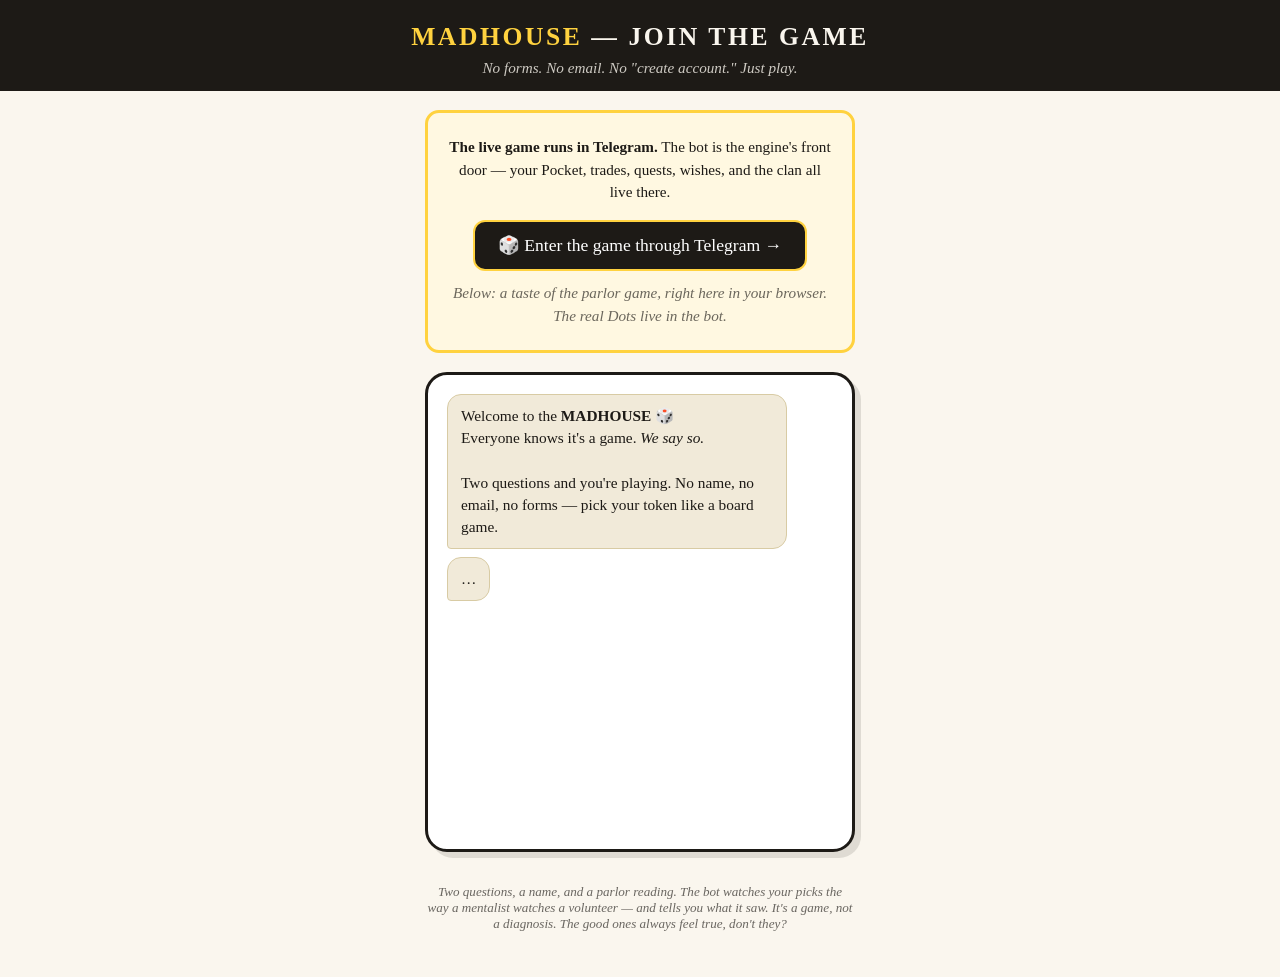
<file: index.html>
<!DOCTYPE html>
<html lang="en">
<head>
<meta charset="utf-8">
<meta name="viewport" content="width=device-width, initial-scale=1">
<title>Join the MADHOUSE — pick your token</title>
<style>
  :root { --ink:#1d1a16; --paper:#faf6ee; --gold:#ffd23f; --blue:#1d4fa3; --purple:#7a3fb0; }
  * { box-sizing:border-box; }
  body { font-family: Georgia, serif; background:var(--paper); color:var(--ink); margin:0; min-height:100vh; display:flex; flex-direction:column; align-items:center; }
  header { background:var(--ink); color:var(--paper); width:100%; text-align:center; padding:1.4rem 1rem .9rem; }
  header h1 { margin:0; letter-spacing:.1em; font-size:1.6rem; } header h1 .mad { color:var(--gold); }
  header p { font-style:italic; opacity:.8; margin:.4rem 0 0; font-size:.95rem; }
  #phone { width:min(430px,94vw); background:#fff; border:3px solid var(--ink); border-radius:22px; margin:1.2rem 0; padding:1rem; box-shadow:6px 6px 0 rgba(29,26,22,.12); display:flex; flex-direction:column; min-height:480px; }
  #chat { flex:1; overflow-y:auto; display:flex; flex-direction:column; gap:.5rem; padding:.2rem; max-height:52vh; }
  .msg { max-width:88%; padding:.6rem .8rem; border-radius:14px; line-height:1.45; font-size:.96rem; }
  .bot { background:#f1ead9; border:1px solid #d8cba4; align-self:flex-start; border-bottom-left-radius:4px; }
  .me { background:var(--blue); color:#fff; align-self:flex-end; border-bottom-right-radius:4px; }
  .msg b.dot { color:var(--blue); }
  .msg .crystal { font-size:1.4rem; }
  #choices { display:flex; flex-wrap:wrap; gap:.5rem; padding:.6rem .2rem 0; min-height:3rem; }
  #choices button { font-family:inherit; font-size:1.02rem; border:2px solid var(--ink); background:#fff; border-radius:999px; padding:.5rem 1.1rem; cursor:pointer; }
  #choices button:hover { background:var(--gold); }
  #choices input { font-family:inherit; font-size:1rem; border:2px solid var(--ink); border-radius:999px; padding:.5rem 1rem; flex:1; min-width:140px; }
  .swatch { display:inline-block; width:1em; height:1em; border-radius:50%; margin-right:.3em; vertical-align:-.1em; border:1px solid #999; }
  #pocketBar { display:none; text-align:center; background:#eef4ff; border:2px dashed var(--blue); border-radius:12px; padding:.7rem; margin-top:.6rem; }
  #pocketBar .n { font-size:1.6rem; font-weight:bold; color:var(--blue); }
  #pocketBar .who { font-size:1.05rem; margin-bottom:.3rem; }
  .fine { font-size:.82rem; opacity:.65; text-align:center; max-width:460px; padding:0 1rem 2rem; font-style:italic; }
  a.enter { display:inline-block; margin-top:.5rem; background:var(--ink); color:#fff; padding:.6rem 1.2rem; border-radius:10px; text-decoration:none; }
  .frontdoor { width:min(430px,94vw); background:#fff8e1; border:3px solid var(--gold); border-radius:14px; margin:1.2rem 0 0; padding:1rem 1.2rem; text-align:center; }
  .frontdoor p { font-size:.95rem; line-height:1.5; margin:.4rem 0; }
  a.bigdoor { display:inline-block; margin:.6rem 0 .3rem; background:var(--ink); color:#fff; font-size:1.1rem; padding:.8rem 1.4rem; border-radius:12px; text-decoration:none; border:2px solid var(--gold); }
  a.bigdoor:hover { background:#3a342c; }
  .taste { font-size:.82rem; opacity:.65; font-style:italic; text-align:center; max-width:460px; padding:.4rem 1rem 0; }
</style>
</head>
<body>
<header>
  <h1><span class="mad">MADHOUSE</span> — JOIN THE GAME</h1>
  <p>No forms. No email. No "create account." Just play.</p>
</header>

<div class="frontdoor">
  <p><b>The live game runs in Telegram.</b> The bot is the engine's front door — your Pocket, trades, quests, wishes, and the clan all live there.</p>
  <a class="bigdoor" href="https://t.me/Zorbianbot?start=poster">🎲 Enter the game through Telegram →</a>
  <p class="taste" style="max-width:none;padding:0">Below: a taste of the parlor game, right here in your browser. The real Dots live in the bot.</p>
</div>

<div id="phone">
  <div id="chat"></div>
  <div id="choices"></div>
  <div id="pocketBar">
    <div class="who" id="whoLine"></div>
    🟣 Your Pocket: <span class="n" id="pocketN">0</span> Dots<br>
    <span style="font-size:.85rem;opacity:.7">login saved automatically — that's you now</span><br>
    <a class="enter" href="pocket.html">Enter the Madhouse →</a>
  </div>
</div>
<p class="fine">Two questions, a name, and a parlor reading. The bot watches your picks the way a mentalist watches a volunteer — and tells you what it saw. It's a game, not a diagnosis. The good ones always feel true, don't they?</p>

<script>
(function(){
  "use strict";
  var chat = document.getElementById('chat');
  var choices = document.getElementById('choices');
  var state = { number:null, color:null, name:null, chrono:null, pocket:0, paceMs:null, _t0:0, id:null };

  // Back end wiring — see README.md ("Cutover").
  //   Phase A (default): ENGINE_API_URL = '' → bot-routing mode. The live game runs in
  //     Telegram (@Zorbianbot); this page is a front door + parlor demo. No engine calls.
  //   Phase B: set ENGINE_API_URL to the public engine base URL (e.g. 'https://engine.example')
  //     once the engine has a public HTTPS home — the page then talks to the engine directly.
  var ENGINE_API_URL = '';
  var API = !!ENGINE_API_URL;
  function api(path){ return ENGINE_API_URL + path; }

  var COLORS = { red:['🔴','#d33'], blue:['🔵','#1d4fa3'], green:['🟢','#2a8a2a'], purple:['🟣','#7a3fb0'] };
  var NUM_READ = {
    '1':'the <b>Forerunner</b> — first through the door, likes to lead the parade',
    '2':'the <b>Partner</b> — sees both sides, the one everyone wants on their team',
    '3':'the <b>Trickster</b> — sees the game inside the game, here for the fun'
  };
  var COL_READ = {
    red:'the <b>Spark</b> — acts first, feels everything at full volume',
    blue:'the <b>Deep</b> — calm water, notices what others miss',
    green:'the <b>Grower</b> — makes things live; people lean toward you',
    purple:'the <b>Mystery</b> — always suspected the world is weirder than it admits'
  };
  var NAME_SUGGEST = {
    red:['Big Boy','Blaze','Captain'],
    blue:['Sweetheart','Marina','Doc'],
    green:['Lucky','Ivy','Sprout'],
    purple:['Darling','Pixie','The Magician']
  };

  // returning player? login was saved automatically.
  try {
    var saved = JSON.parse(localStorage.getItem('madhouse_login') || 'null');
    if (saved && saved.name) {
      state = saved;
      var greet = function(){
        say('bot','Welcome back, <b>'+esc(saved.name)+'</b> '+COLORS[saved.color][0]+'<br>Your Pocket holds <b class="dot">'+state.pocket+' Dots</b>. The game kept your seat warm.');
        showPocket();
      };
      if (API && saved.id){
        fetch(api('/api/pocket?id='+encodeURIComponent(saved.id))).then(function(r){ return r.json(); }).then(function(p){
          if (p && typeof p.pocket === 'number'){
            state.pocket = p.pocket;
            try { localStorage.setItem('madhouse_login', JSON.stringify(state)); } catch(e){}
          }
          greet();
        }).catch(greet);
      } else greet();
      return;
    }
  } catch(e){}

  function esc(s){ return String(s).replace(/&/g,'&amp;').replace(/</g,'&lt;').replace(/>/g,'&gt;'); }
  function say(who, html, done){
    var d = document.createElement('div');
    d.className = 'msg ' + who;
    chat.appendChild(d);
    if (who === 'bot'){
      d.textContent = '…';
      setTimeout(function(){ d.innerHTML = html; chat.scrollTop = chat.scrollHeight; if(done) done(); }, 650);
    } else { d.innerHTML = html; chat.scrollTop = chat.scrollHeight; if(done) done(); }
  }
  function btn(label, next){
    var b = document.createElement('button');
    b.innerHTML = label;
    b.onclick = function(){ choices.innerHTML=''; say('me', label, next); };
    choices.appendChild(b);
  }
  function start(){
    say('bot', 'Welcome to the <b>MADHOUSE</b> 🎲<br>Everyone knows it\'s a game. <i>We say so.</i><br><br>Two questions and you\'re playing. No name, no email, no forms — pick your token like a board game.', function(){
      say('bot','Pick a number: <b>1, 2, or 3.</b>', function(){
        choices.innerHTML='';
        state._t0 = Date.now();
        ['1','2','3'].forEach(function(n){ btn(n, function(){ state.number=n; state.paceMs = Date.now()-state._t0; pickColor(); }); });
      });
    });
  }
  function pickColor(){
    say('bot','Choose a color:', function(){
      choices.innerHTML='';
      Object.keys(COLORS).forEach(function(c){
        btn('<span class="swatch" style="background:'+COLORS[c][1]+'"></span>'+c, function(){ state.color=c; pickName(); });
      });
    });
  }
  function pickName(){
    var sugg = NAME_SUGGEST[state.color];
    say('bot','Now — a name. The bot has a <i>feeling</i> about you... 🔮<br>Tap one, or write your own:', function(){
      choices.innerHTML='';
      sugg.forEach(function(nm){ btn('“'+nm+'”', function(){ state.name=nm; chrono(); }); });
      var inp = document.createElement('input');
      inp.placeholder = '✏️ my own name…';
      var go = document.createElement('button'); go.textContent = '✓';
      go.onclick = function(){
        var v = inp.value.trim();
        if(!v) return;
        choices.innerHTML='';
        say('me', esc(v), function(){ state.name=v; chrono(); });
      };
      inp.onkeydown = function(e){ if(e.key==='Enter') go.onclick(); };
      choices.appendChild(inp); choices.appendChild(go);
      inp.focus();
    });
  }
  var CHRONO_READ = {
    morning:'an <b>early bird</b> — first light is your element; steady hands, planners\' hours',
    afternoon:'a <b>golden-afternoon soul</b> — you come alive when the day hits its stride',
    night:'a <b>night owl</b> — your brain does its best plotting after dark'
  };
  function chrono(){
    say('bot','Last one — when do you feel most alive?', function(){
      choices.innerHTML='';
      [['🌅 early morning','morning'],['🌇 golden afternoon','afternoon'],['🌃 deep night','night']].forEach(function(o){
        btn(o[0], function(){ state.chrono=o[1]; reading(); });
      });
    });
  }
  function reading(){
    var e = COLORS[state.color][0];
    var secs = Math.max(1, Math.round((state.paceMs||3000)/1000));
    var paceLine = (state.paceMs||3000) < 5000
      ? 'You picked your number in '+secs+' second'+(secs===1?'':'s')+' — <b>decisive</b>.'
      : 'You took your time over the number — <b>deliberate</b>, reading the room first.';
    say('bot','<span class="crystal">🔮</span> The bot closes its eyes...<br><br>You picked <b>'+state.number+'</b> — '+NUM_READ[state.number]+'.<br><br>'+e+' '+state.color+' — the color station is <i>pure theater</i>, and you wear it beautifully. (In the old workshop tongue: '+COL_READ[state.color]+'.)<br><br>'+paceLine+'<br><br>And '+CHRONO_READ[state.chrono]+' — that one\'s real, a small true thing.<br><br>You named yourself <b>'+esc(state.name)+'</b> — that\'s you telling me exactly how you want to be seen, and I am honored to comply.', function(){
      say('bot','Hey '+esc(state.name)+' — you\'re part of the <b>clan</b> now. You\'re almost there, and we\'re going to get you there. Welcome to the family. 💛<br><br>This clan is generous, kind-hearted, intuitive, sweet, gentle, and wondrous. We extend ourselves to each other — and to strangers. We carry love for ourselves, love for each other, love for humanity. Open. That\'s how we know our own, and that\'s what keeps the game from ever straying.', function(){
      say('bot','<i>(It\'s a parlor game, not a diagnosis — the color bit is theater, the rest is you. The good ones always feel true, don\'t they?)</i>', function(){
        var land = function(pocket, giftNote){
          state.pocket = pocket;
          try { localStorage.setItem('madhouse_login', JSON.stringify(state)); } catch(e2){}
          showPocket();
          say('bot','<b class="dot">'+state.pocket+' Welcome Dots</b> just landed in your Pocket — from the Pool, free, no catch.'+giftNote+' Your login saved itself; that\'s you now.<br><br>Three rules, then go play:<br>1️⃣ Fixed supply — nothing is printed, ever.<br>2️⃣ Price List: chocolate 10, t-shirt 100, fire engine 200.<br>3️⃣ Ask above the reference and the excess becomes <b>The Donation</b>.', function(){
            generosity();
          });
        };
        var landLocal = function(){
          var gifts = [];
          try { gifts = JSON.parse(localStorage.getItem('madhouse_gifts') || '[]'); } catch(e2){}
          var giftExtra = 0, giftNote = '';
          if (gifts.length){
            var g = gifts.shift();
            giftExtra = 5;
            try { localStorage.setItem('madhouse_gifts', JSON.stringify(gifts)); } catch(e3){}
            giftNote = '<br><br>🌱 <b>'+esc(g.from)+'</b> passed 5 Dots to you before you even arrived — a hello from a stranger. That\'s the clan.';
          }
          land(100 + giftExtra, giftNote);
        };
        if (API){
          fetch(api('/api/join'),{method:'POST',headers:{'Content-Type':'application/json'},
            body:JSON.stringify({number:state.number,color:state.color,name:state.name,chrono:state.chrono})})
          .then(function(r){ if(!r.ok) throw new Error('join-failed'); return r.json(); })
          .then(function(j){
            state.id = j.id;
            var giftNote = (j.gift && j.gift.from)
              ? '<br><br>🌱 <b>'+esc(j.gift.from)+'</b> passed 5 Dots to you before you even arrived — a hello from a stranger. That\'s the clan.' : '';
            land(j.pocket, giftNote);
          }).catch(landLocal);
        } else landLocal();
      });
      });
    });
  }
  function mapOptIn(){
    say('bot','One more — <i>optional</i>, only if you want it.<br><br>The clan keeps a <b>living map</b>: every light is a player who chose to be seen. Game name and a rough region — a city is plenty, nothing exact. Markers are scattered on purpose; nobody sees your pocket, nobody sees you.<br><br>Want a light on the map?', function(){
      choices.innerHTML='';
      btn('🗺️ Yes — put me on the map', function(){
        say('bot','What rough region should your light shine from? (a city is plenty — e.g. Lyon, Berlin)', function(){
          choices.innerHTML='';
          var inp = document.createElement('input');
          inp.placeholder = '✏️ my region…';
          var go = document.createElement('button'); go.textContent = '✓';
          var submit = function(){
            var v = inp.value.trim().slice(0,40);
            choices.innerHTML='';
            if(!v){ say('bot','Skipped — no light, no problem. 💛<br><br>Enter the Madhouse. 👇'); return; }
            say('me', esc(v), function(){
              var finish = function(){ say('bot','🗺️ Done — your light is on the map.<br><br>Enter the Madhouse. 👇'); };
              if (API && state.id){
                fetch(api('/api/presence'),{method:'POST',headers:{'Content-Type':'application/json'},
                  body:JSON.stringify({id:state.id, region:v})}).then(finish).catch(finish);
              } else finish();
            });
          };
          go.onclick = submit;
          inp.onkeydown = function(e){ if(e.key==='Enter') submit(); };
          choices.appendChild(inp); choices.appendChild(go);
          inp.focus();
        });
      });
      btn('Skip', function(){
        say('bot','No light, no problem — you\'re in either way. 💛<br><br>Enter the Madhouse. 👇');
      });
    });
  }
  function generosity(){
    say('bot','One tradition before you go in — <i>entirely</i> your call.<br><br>The Pool just welcomed you with '+state.pocket+' Dots. Players pass 5 to the next newcomer who walks in — a small hello from you, before you\'ve even met them.<br><br>Want to?', function(){
      choices.innerHTML='';
      btn('🎁 Yes — pass 5 Dots', function(){
        var done = function(){
          showPocket();
          say('bot','🎁 Done. 5 Dots leave your Pocket — the next player who walks in gets a little extra, with your name on it.<br><br>Generous. Kind-hearted. Open. Willing to extend yourself to someone you haven\'t met — including the stranger you\'ll be tomorrow.<br><br>That\'s the clan, '+esc(state.name)+'. That\'s how we know our own. 💛', function(){ mapOptIn(); });
        };
        var doneLocal = function(){
          state.pocket -= 5;
          try {
            localStorage.setItem('madhouse_login', JSON.stringify(state));
            var gifts = JSON.parse(localStorage.getItem('madhouse_gifts') || '[]');
            gifts.push({from: state.name});
            localStorage.setItem('madhouse_gifts', JSON.stringify(gifts));
          } catch(e2){}
          done();
        };
        if (API && state.id){
          fetch(api('/api/gift'),{method:'POST',headers:{'Content-Type':'application/json'},
            body:JSON.stringify({id:state.id})})
          .then(function(r){ if(!r.ok) throw new Error('gift-failed'); return r.json(); })
          .then(function(j){
            state.pocket = j.pocket;
            try { localStorage.setItem('madhouse_login', JSON.stringify(state)); } catch(e2){}
            done();
          }).catch(doneLocal);
        } else doneLocal();
      });
      btn('Not right now', function(){
        say('bot','No pressure at all, '+esc(state.name)+' — the Dots are yours, all '+state.pocket+'. Generosity can\'t be taxed, only offered.<br><br>The door\'s open either way. Welcome to the family. 💛', function(){ mapOptIn(); });
      });
    });
  }
  function showPocket(){
    document.getElementById('pocketN').textContent = state.pocket;
    document.getElementById('whoLine').innerHTML = '<b>'+esc(state.name)+'</b> — Player '+state.number+', '+COLORS[state.color][0]+' '+state.color;
    document.getElementById('pocketBar').style.display = 'block';
  }
  start();
})();
</script>
</body>
</html>
</file>
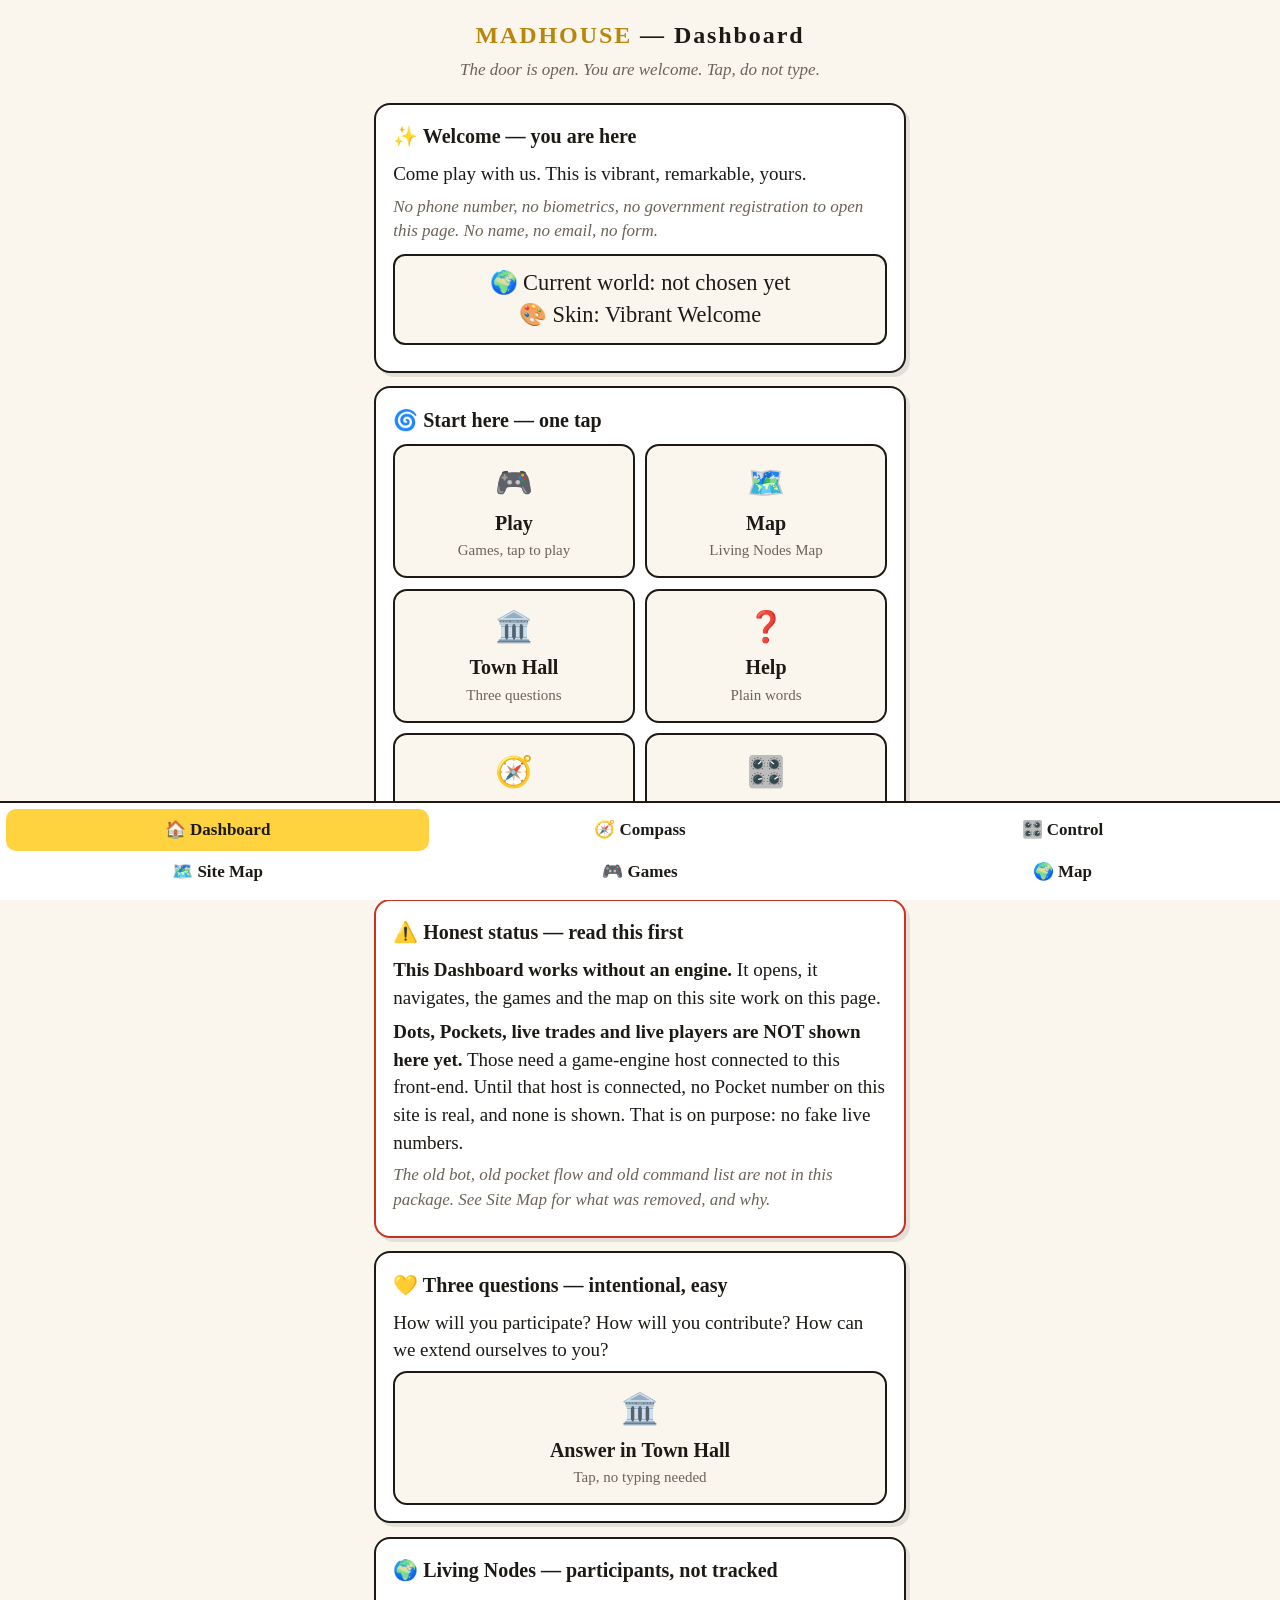
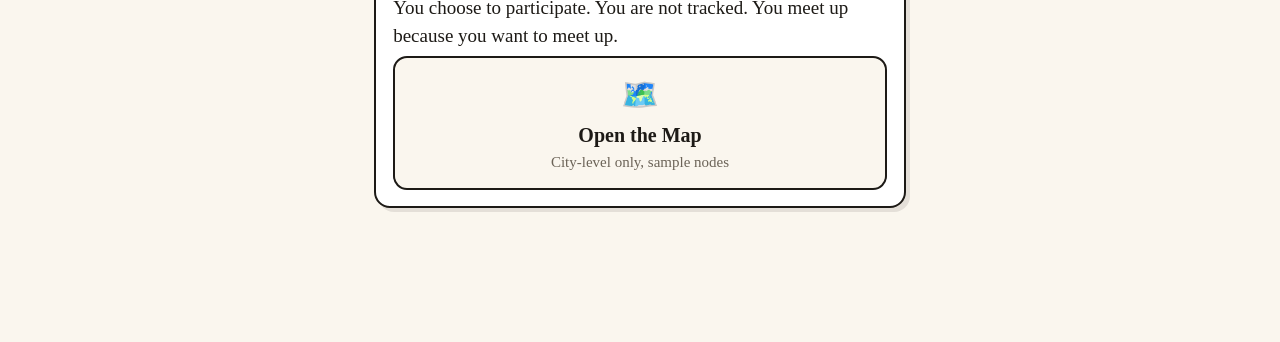
<file: telegram-clean/index.html>
<!DOCTYPE html>
<html lang="en">
<head>
<meta charset="utf-8">
<meta name="viewport" content="width=device-width, initial-scale=1, viewport-fit=cover">
<title>MADHOUSE — Dashboard</title>
<script src="https://telegram.org/js/telegram-web-app.js"></script>
<script src="app.js"></script>
<link rel="stylesheet" href="styles.css">
</head>
<body>
<header>
  <h1><span class="mad">MADHOUSE</span> — Dashboard</h1>
  <p>The door is open. You are welcome. Tap, do not type.</p>
</header>
<main>
  <section class="card">
    <h2>✨ Welcome — you are here</h2>
    <p>Come play with us. This is vibrant, remarkable, yours.</p>
    <p class="note">No phone number, no biometrics, no government registration to open this page. No name, no email, no form.</p>
    <div class="banner">🌍 Current world: <span id="worldName">not chosen yet</span><br>🎨 Skin: <span id="skinName">Vibrant Welcome</span></div>
  </section>

  <section class="card">
    <h2>🌀 Start here — one tap</h2>
    <div class="grid">
      <a class="tile" href="games.html">🎮<span>Play</span><em>Games, tap to play</em></a>
      <a class="tile" href="map.html">🗺️<span>Map</span><em>Living Nodes Map</em></a>
      <a class="tile" href="townhall.html">🏛️<span>Town Hall</span><em>Three questions</em></a>
      <a class="tile" href="help.html">❓<span>Help</span><em>Plain words</em></a>
      <a class="tile" href="compass.html">🧭<span>Compass</span><em>Where to go, in order</em></a>
      <a class="tile" href="control.html">🎛️<span>Control Panel</span><em>Skins, worlds, sound</em></a>
    </div>
  </section>

  <section class="card warn">
    <h2>⚠️ Honest status — read this first</h2>
    <p><strong>This Dashboard works without an engine.</strong> It opens, it navigates, the games and the map on this site work on this page.</p>
    <p><strong>Dots, Pockets, live trades and live players are NOT shown here yet.</strong> Those need a game-engine host connected to this front-end. Until that host is connected, no Pocket number on this site is real, and none is shown. That is on purpose: no fake live numbers.</p>
    <p class="note">The old bot, old pocket flow and old command list are not in this package. See Site Map for what was removed, and why.</p>
  </section>

  <section class="card">
    <h2>💛 Three questions — intentional, easy</h2>
    <p>How will you participate? How will you contribute? How can we extend ourselves to you?</p>
    <a class="tile" href="townhall.html">🏛️<span>Answer in Town Hall</span><em>Tap, no typing needed</em></a>
  </section>

  <section class="card">
    <h2>🌍 Living Nodes — participants, not tracked</h2>
    <p>You choose to participate. You are not tracked. You meet up because you want to meet up.</p>
    <a class="tile" href="map.html">🗺️<span>Open the Map</span><em>City-level only, sample nodes</em></a>
  </section>
</main>
<nav class="bottom">
  <a href="index.html" class="here">🏠 Dashboard</a>
  <a href="compass.html">🧭 Compass</a>
  <a href="control.html">🎛️ Control</a>
  <a href="sitemap.html">🗺️ Site Map</a>
  <a href="games.html">🎮 Games</a>
  <a href="map.html">🌍 Map</a>
</nav>
</body>
</html>
</file>
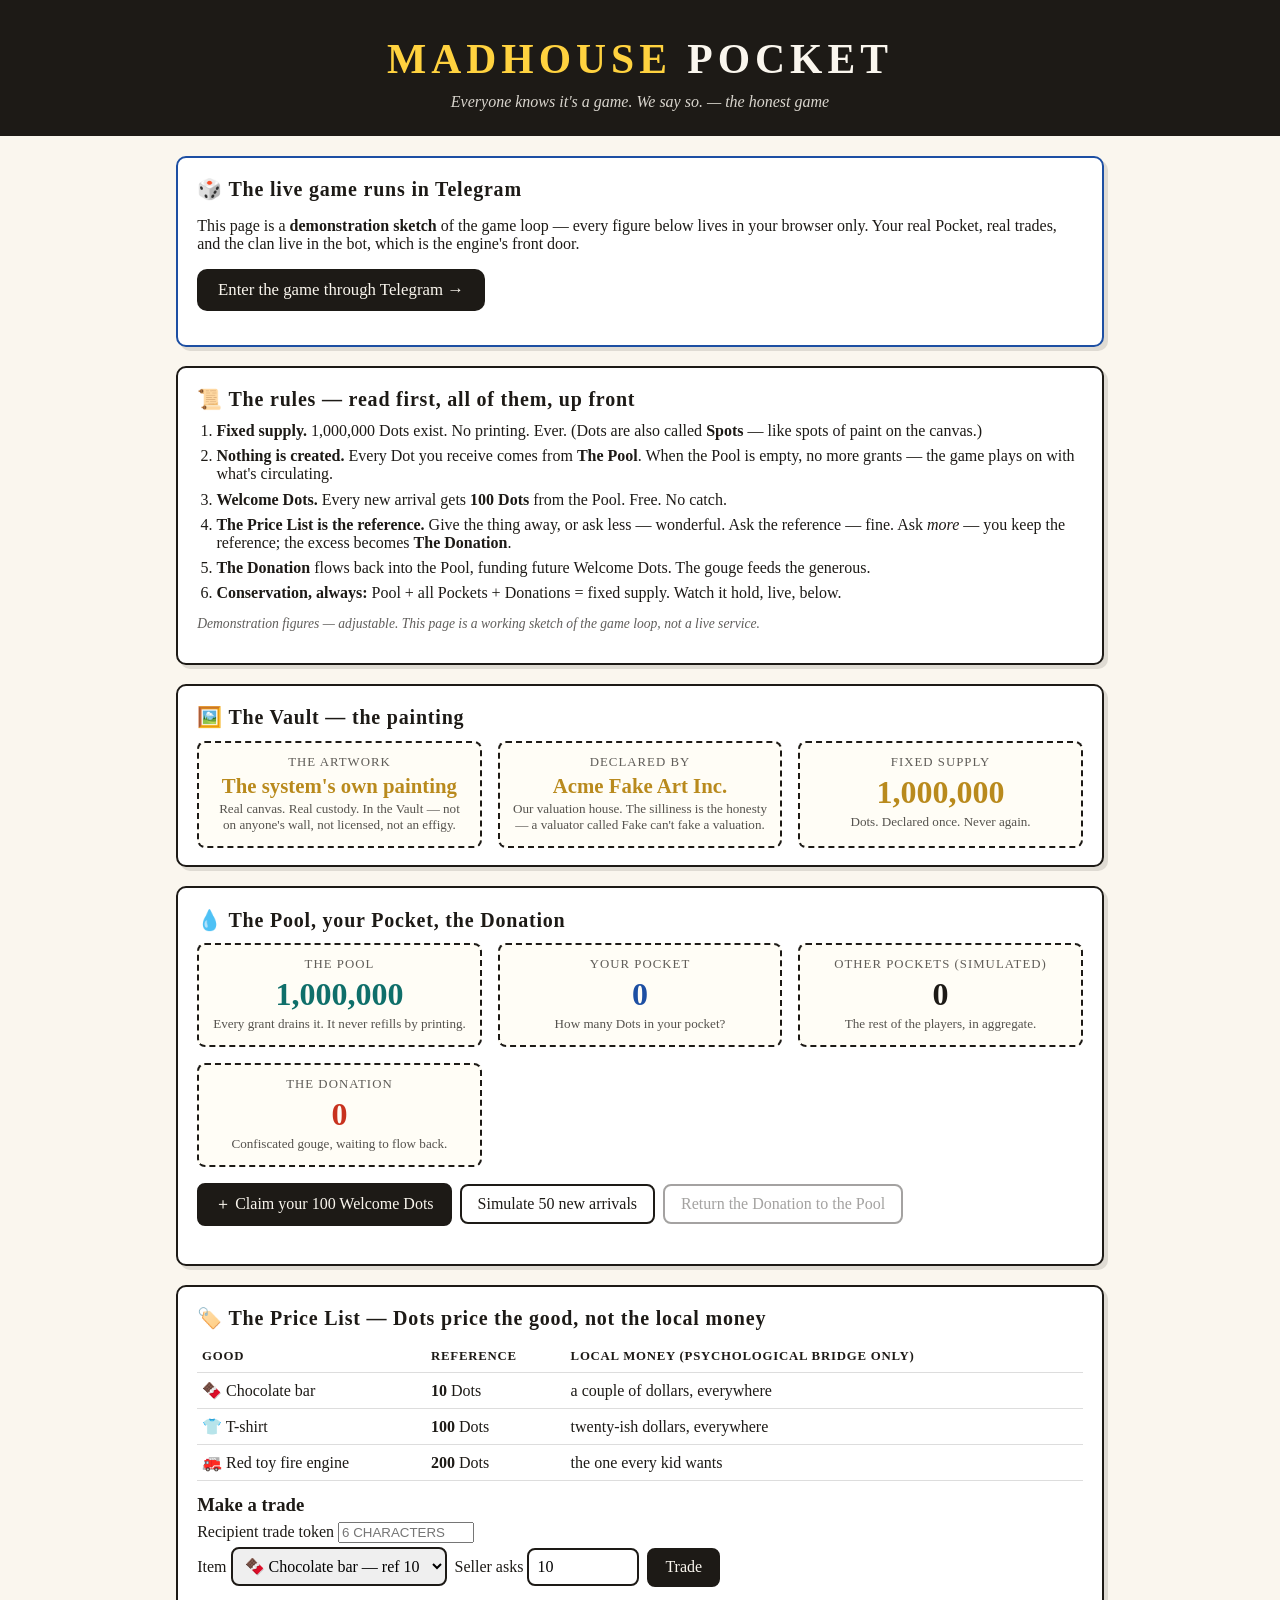
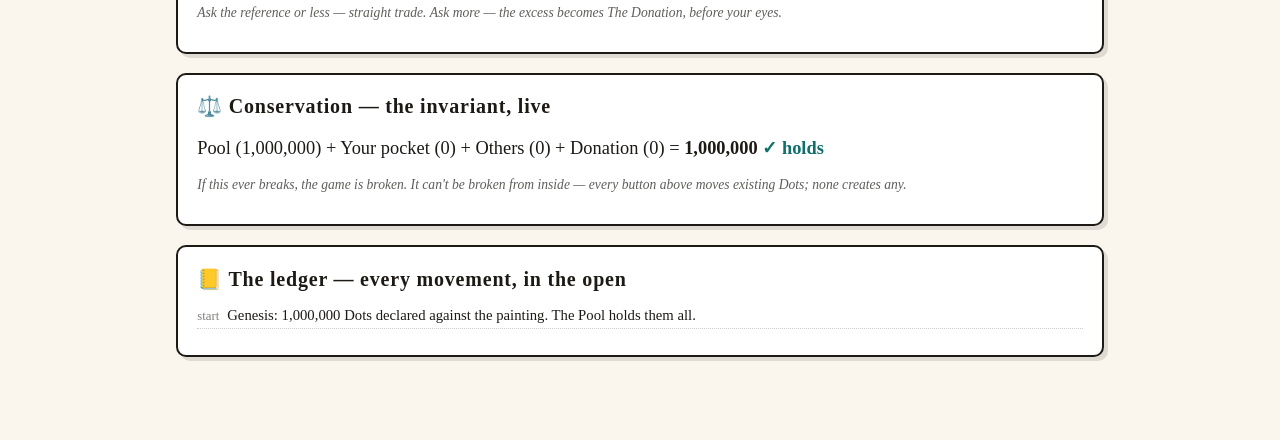
<file: pocket.html>
<!DOCTYPE html>
<html lang="en">
<head>
<meta charset="utf-8">
<meta name="viewport" content="width=device-width, initial-scale=1">
<title>MADHOUSE Pocket — the honest game</title>
<style>
  :root { --ink:#1d1a16; --paper:#faf6ee; --red:#c8321e; --gold:#b98a1d; --teal:#0f6f6a; --blue:#1d4fa3; }
  * { box-sizing:border-box; }
  body { font-family: Georgia, 'Times New Roman', serif; background:var(--paper); color:var(--ink); margin:0; padding:0 0 4rem; }
  header { background:var(--ink); color:var(--paper); padding:2.2rem 1.2rem 1.6rem; text-align:center; }
  header h1 { font-size:2.6rem; letter-spacing:.12em; margin:0; }
  header h1 .mad { color:#ffd23f; }
  header p.sub { font-style:italic; opacity:.85; margin:.6rem 0 0; }
  main { max-width:960px; margin:0 auto; padding:0 1rem; }
  section.card { background:#fff; border:2px solid var(--ink); border-radius:10px; margin:1.2rem 0; padding:1.1rem 1.2rem; box-shadow:4px 4px 0 rgba(29,26,22,.12); }
  section.card h2 { margin:.1rem 0 .7rem; font-size:1.25rem; letter-spacing:.04em; }
  .rules ol { margin:.4rem 0 .4rem 1.2rem; padding:0; }
  .rules li { margin:.45rem 0; }
  .grid { display:grid; grid-template-columns:repeat(auto-fit,minmax(210px,1fr)); gap:1rem; }
  .stat { border:2px dashed var(--ink); border-radius:8px; padding:.8rem; text-align:center; background:#fffdf6; }
  .stat .label { font-size:.8rem; text-transform:uppercase; letter-spacing:.08em; opacity:.7; }
  .stat .big { font-size:2rem; font-weight:bold; margin:.2rem 0; font-variant-numeric:tabular-nums; }
  .stat .note { font-size:.82rem; opacity:.75; }
  .pool .big { color:var(--teal); } .pocket .big { color:var(--blue); }
  .donation .big { color:var(--red); } .vault .big { color:var(--gold); }
  button { font-family:inherit; font-size:1rem; background:var(--ink); color:var(--paper); border:2px solid var(--ink); border-radius:8px; padding:.55rem 1rem; cursor:pointer; margin:.25rem .25rem .25rem 0; }
  button:hover { background:#3a342c; }
  button:disabled { opacity:.4; cursor:not-allowed; }
  button.ghost { background:transparent; color:var(--ink); }
  input[type=number], select { font-family:inherit; font-size:1rem; padding:.5rem; border:2px solid var(--ink); border-radius:8px; margin:.25rem .25rem .25rem 0; }
  table.price { width:100%; border-collapse:collapse; margin:.5rem 0; }
  table.price th, table.price td { border-bottom:1px solid #ddd; padding:.5rem .3rem; text-align:left; }
  table.price th { font-size:.8rem; text-transform:uppercase; letter-spacing:.06em; }
  #ledger { list-style:none; margin:.5rem 0; padding:0; max-height:220px; overflow:auto; font-size:.92rem; }
  #ledger li { border-bottom:1px dotted #ccc; padding:.3rem 0; }
  #ledger li .t { opacity:.55; font-size:.8rem; margin-right:.5rem; }
  .ok { color:var(--teal); font-weight:bold; } .bad { color:var(--red); font-weight:bold; }
  .fine { font-size:.85rem; opacity:.7; font-style:italic; }
  .flash { animation:flash 1.2s ease; }
  @keyframes flash { 0% { background:#ffe9a8; } 100% { background:transparent; } }
</style>
</head>
<body>
<header>
  <h1><span class="mad">MADHOUSE</span> POCKET</h1>
  <p class="sub">Everyone knows it's a game. We say so. — the honest game</p>
</header>
<main>

  <section class="card" style="border-color:#1d4fa3">
    <h2>🎲 The live game runs in Telegram</h2>
    <p>This page is a <b>demonstration sketch</b> of the game loop — every figure below lives in your browser only. Your real Pocket, real trades, and the clan live in the bot, which is the engine's front door.</p>
    <p><a href="https://t.me/Zorbianbot?start=poster" style="display:inline-block;background:#1d1a16;color:#faf6ee;padding:.7rem 1.3rem;border-radius:10px;text-decoration:none;font-size:1.05rem">Enter the game through Telegram →</a></p>
  </section>

  <section class="card rules">
    <h2>📜 The rules — read first, all of them, up front</h2>
    <ol>
      <li><b>Fixed supply.</b> <span id="ruleSupply">1,000,000</span> Dots exist. No printing. Ever. (Dots are also called <b>Spots</b> — like spots of paint on the canvas.)</li>
      <li><b>Nothing is created.</b> Every Dot you receive comes from <b>The Pool</b>. When the Pool is empty, no more grants — the game plays on with what's circulating.</li>
      <li><b>Welcome Dots.</b> Every new arrival gets <b>100 Dots</b> from the Pool. Free. No catch.</li>
      <li><b>The Price List is the reference.</b> Give the thing away, or ask less — wonderful. Ask the reference — fine. Ask <i>more</i> — you keep the reference; the excess becomes <b>The Donation</b>.</li>
      <li><b>The Donation</b> flows back into the Pool, funding future Welcome Dots. The gouge feeds the generous.</li>
      <li><b>Conservation, always:</b> Pool + all Pockets + Donations = fixed supply. Watch it hold, live, below.</li>
    </ol>
    <p class="fine">Demonstration figures — adjustable. This page is a working sketch of the game loop, not a live service.</p>
  </section>

  <section class="card vault">
    <h2>🖼️ The Vault — the painting</h2>
    <div class="grid">
      <div class="stat vault"><div class="label">The artwork</div><div class="big" style="font-size:1.3rem">The system's own painting</div><div class="note">Real canvas. Real custody. In the Vault — not on anyone's wall, not licensed, not an effigy.</div></div>
      <div class="stat vault"><div class="label">Declared by</div><div class="big" style="font-size:1.3rem">Acme Fake Art Inc.</div><div class="note">Our valuation house. The silliness is the honesty — a valuator called Fake can't fake a valuation.</div></div>
      <div class="stat vault"><div class="label">Fixed supply</div><div class="big" id="vaultSupply">1,000,000</div><div class="note">Dots. Declared once. Never again.</div></div>
    </div>
  </section>

  <section class="card">
    <h2>💧 The Pool, your Pocket, the Donation</h2>
    <div class="grid">
      <div class="stat pool"><div class="label">The Pool</div><div class="big" id="poolN">1,000,000</div><div class="note">Every grant drains it. It never refills by printing.</div></div>
      <div class="stat pocket"><div class="label">Your Pocket</div><div class="big" id="pocketN">0</div><div class="note">How many Dots in your pocket?</div></div>
      <div class="stat"><div class="label">Other pockets (simulated)</div><div class="big" id="othersN">0</div><div class="note">The rest of the players, in aggregate.</div></div>
      <div class="stat donation"><div class="label">The Donation</div><div class="big" id="donN">0</div><div class="note">Confiscated gouge, waiting to flow back.</div></div>
    </div>
    <p style="margin-top:.8rem">
      <button id="welcomeBtn">＋ Claim your 100 Welcome Dots</button>
      <button id="arrivalsBtn" class="ghost">Simulate 50 new arrivals</button>
      <button id="returnBtn" class="ghost">Return the Donation to the Pool</button>
    </p>
    <p class="fine" id="poolNote"></p>
  </section>

  <section class="card">
    <h2>🏷️ The Price List — Dots price the good, not the local money</h2>
    <table class="price">
      <tr><th>Good</th><th>Reference</th><th>Local money (psychological bridge only)</th></tr>
      <tr><td>🍫 Chocolate bar</td><td><b>10</b> Dots</td><td>a couple of dollars, everywhere</td></tr>
      <tr><td>👕 T-shirt</td><td><b>100</b> Dots</td><td>twenty-ish dollars, everywhere</td></tr>
      <tr><td>🚒 Red toy fire engine</td><td><b>200</b> Dots</td><td>the one every kid wants</td></tr>
    </table>
    <h3 style="margin:.8rem 0 .4rem">Make a trade</h3>
    <label>Recipient trade token
      <input id="tokenIn" maxlength="6" placeholder="6 characters" style="width:8.5rem;text-transform:uppercase" title="The recipient's unique 6-character trade token — trades resolve by token, never by name.">
    </label><br>
    <label>Item
      <select id="itemSel">
        <option value="10">🍫 Chocolate bar — ref 10</option>
        <option value="100">👕 T-shirt — ref 100</option>
        <option value="200">🚒 Fire engine — ref 200</option>
      </select>
    </label>
    <label>Seller asks <input type="number" id="askN" min="0" value="10" style="width:7rem"></label>
    <button id="buyBtn">Trade</button>
    <p class="fine" id="tradeNote">Ask the reference or less — straight trade. Ask more — the excess becomes The Donation, before your eyes.</p>
  </section>

  <section class="card">
    <h2>⚖️ Conservation — the invariant, live</h2>
    <p style="font-size:1.15rem">Pool (<span id="cPool">1,000,000</span>) + Your pocket (<span id="cPocket">0</span>) + Others (<span id="cOthers">0</span>) + Donation (<span id="cDon">0</span>) = <b id="cTotal">1,000,000</b> <span id="cCheck" class="ok">✓ holds</span></p>
    <p class="fine">If this ever breaks, the game is broken. It can't be broken from inside — every button above moves existing Dots; none creates any.</p>
  </section>

  <section class="card">
    <h2>📒 The ledger — every movement, in the open</h2>
    <ul id="ledger"><li><span class="t">start</span>Genesis: 1,000,000 Dots declared against the painting. The Pool holds them all.</li></ul>
  </section>

</main>
<script>
(function(){
  "use strict";
  // Back end wiring — see README.md ("Cutover").
  //   Phase A (default): ENGINE_API_URL = '' → bot-routing mode. The live game runs in
  //     Telegram (@Zorbianbot); this page is a demonstration sketch. No engine calls.
  //   Phase B: set ENGINE_API_URL to the public engine base URL (e.g. 'https://engine.example')
  //     once the engine has a public HTTPS home — the page then talks to the engine directly.
  var ENGINE_API_URL = '';
  var SUPPLY = 1000000, WELCOME = 100;
  var S = { pool: SUPPLY, pocket: 0, others: 0, donated: 0, welcomed: false };
  function $(id){ return document.getElementById(id); }
  function fmt(n){ return n.toLocaleString('en-US'); }
  function log(msg){
    var li = document.createElement('li');
    var t = new Date().toLocaleTimeString();
    li.innerHTML = '<span class="t">'+t+'</span>' + msg;
    var L = $('ledger'); L.insertBefore(li, L.firstChild);
  }
  function render(flashId){
    $('poolN').textContent = fmt(S.pool);
    $('pocketN').textContent = fmt(S.pocket);
    $('othersN').textContent = fmt(S.others);
    $('donN').textContent = fmt(S.donated);
    $('cPool').textContent = fmt(S.pool);
    $('cPocket').textContent = fmt(S.pocket);
    $('cOthers').textContent = fmt(S.others);
    $('cDon').textContent = fmt(S.donated);
    var total = S.pool + S.pocket + S.others + S.donated;
    $('cTotal').textContent = fmt(total);
    var ok = (total === SUPPLY);
    $('cCheck').textContent = ok ? '✓ holds' : '✗ BROKEN';
    $('cCheck').className = ok ? 'ok' : 'bad';
    $('welcomeBtn').disabled = S.welcomed || S.pool < WELCOME;
    $('returnBtn').disabled = S.donated <= 0;
    if (flashId){ var el = $(flashId); el.classList.remove('flash'); void el.offsetWidth; el.classList.add('flash'); }
  }
  $('welcomeBtn').addEventListener('click', function(){
    if (S.welcomed || S.pool < WELCOME) return;
    S.pool -= WELCOME; S.pocket += WELCOME; S.welcomed = true;
    log('Welcome: <b>100 Dots</b> moved from the Pool to your Pocket. Nothing created.');
    $('poolNote').textContent = 'The Pool drains with every arrival. It never refills by printing — only by the Donation flowing back.';
    render('pocketN');
  });
  $('arrivalsBtn').addEventListener('click', function(){
    var n = 0;
    for (var i=0;i<50 && S.pool>=WELCOME;i++){ S.pool-=WELCOME; S.others+=WELCOME; n++; }
    log('Arrival wave: <b>'+n+' newcomers</b> × 100 Welcome Dots = '+fmt(n*WELCOME)+' Dots left the Pool for other pockets.');
    if (S.pool < WELCOME) log('The Pool is nearly empty — from here, the game plays on with what circulates. No printing. Ever.');
    render('poolN');
  });
  $('returnBtn').addEventListener('click', function(){
    if (S.donated<=0) return;
    log('The Donation of <b>'+fmt(S.donated)+' Dots</b> flows back into the Pool — the gouge feeds future Welcome Dots.');
    S.pool += S.donated; S.donated = 0;
    render('poolN');
  });
  $('buyBtn').addEventListener('click', function(){
    var ref = parseInt($('itemSel').value,10);
    var ask = parseInt($('askN').value,10);
    var name = $('itemSel').selectedOptions[0].text.split(' — ')[0];
    // Token-only rule: trades resolve by the recipient's unique 6-character token, never by name.
    // Alphabet has no 0/O/1/I/L — every character is unambiguous.
    var tok = ($('tokenIn').value || '').trim().toUpperCase();
    if (!/^[ABCDEFGHJKMNPQRSTUVWXYZ23456789]{6}$/.test(tok)) {
      $('tradeNote').textContent = 'Trades need the recipient\u2019s 6-character trade token — no names, ever. (Ask them for their token; it\u2019s on their /pocket card.)';
      return;
    }
    if (!(ask>=0)) { $('tradeNote').textContent = 'The seller has to ask a real number.'; return; }
    if (ask > S.pocket) { $('tradeNote').textContent = 'Your pocket holds '+fmt(S.pocket)+' — you can\'t spend what you don\'t have. No debt in the Madhouse.'; return; }
    S.pocket -= ask;
    if (ask <= ref){
      S.others += ask;
      log('Trade: '+name+' → token <b>'+tok+'</b> for <b>'+fmt(ask)+' Dots</b> (ref '+ref+'). Straight trade — seller keeps it all.');
      $('tradeNote').textContent = 'Clean trade to token '+tok+'. '+(ask<ref?'You paid under the reference — generosity, the game\'s favorite move.':'Right on the reference.');
    } else {
      var excess = ask - ref;
      S.others += ref; S.donated += excess;
      log('Trade: '+name+' → token <b>'+tok+'</b> — seller asked <b>'+fmt(ask)+'</b> (ref '+ref+'). Seller keeps '+ref+'; <b class="bad" style="color:#c8321e">'+fmt(excess)+' Dots of gouge became The Donation.</b>');
      $('tradeNote').textContent = 'The gouge ('+fmt(excess)+' Dots) was taken and became The Donation. The seller kept the reference. Everyone saw it happen.';
    }
    render('donN');
  });
  render();
})();
</script>
</body>
</html>
</file>
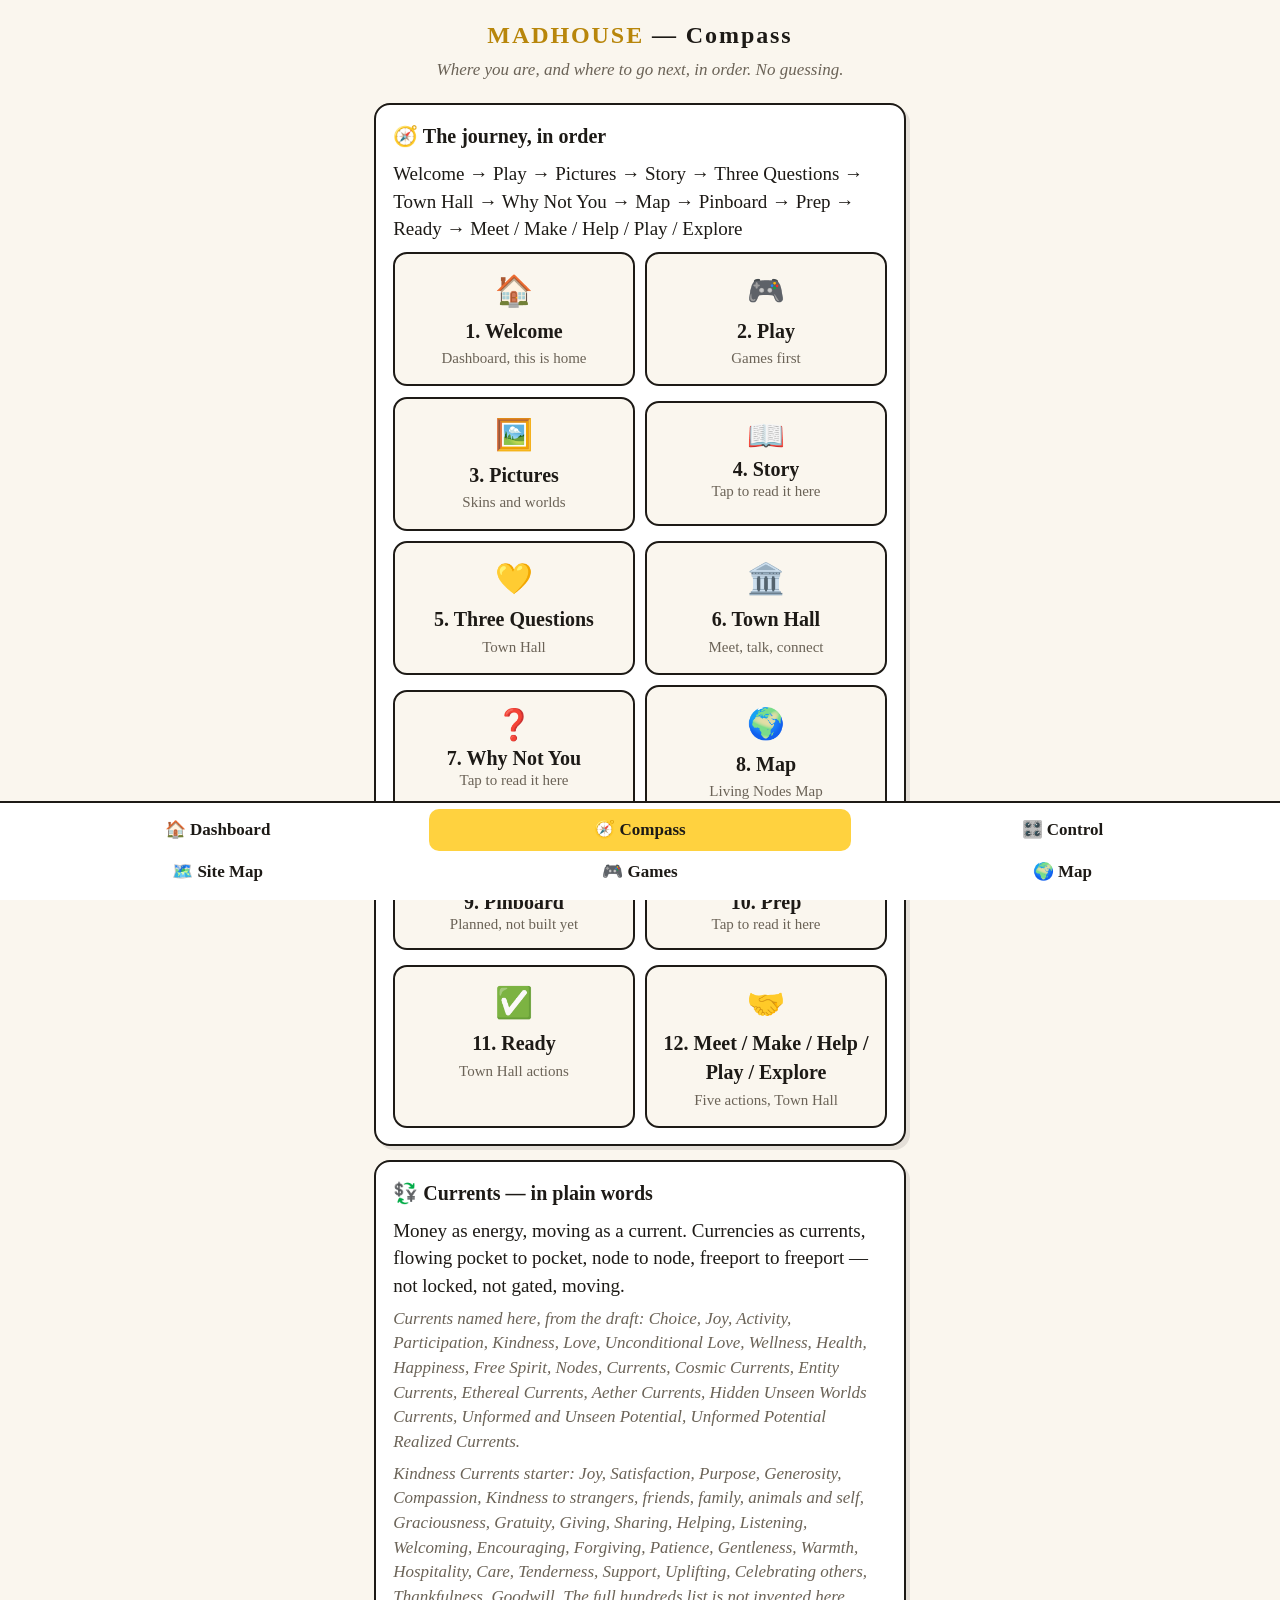
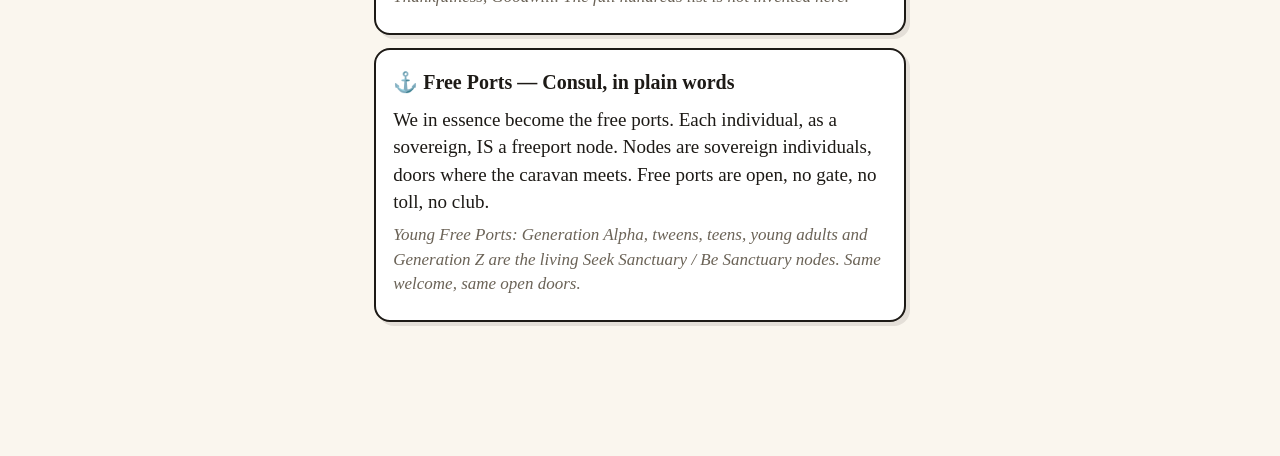
<file: telegram-clean/compass.html>
<!DOCTYPE html>
<html lang="en">
<head>
<meta charset="utf-8">
<meta name="viewport" content="width=device-width, initial-scale=1, viewport-fit=cover">
<title>MADHOUSE — Compass</title>
<script src="https://telegram.org/js/telegram-web-app.js"></script>
<script src="app.js"></script>
<link rel="stylesheet" href="styles.css">
</head>
<body>
<header>
  <h1><span class="mad">MADHOUSE</span> — Compass</h1>
  <p>Where you are, and where to go next, in order. No guessing.</p>
</header>
<main>
  <section class="card">
    <h2>🧭 The journey, in order</h2>
    <p>Welcome → Play → Pictures → Story → Three Questions → Town Hall → Why Not You → Map → Pinboard → Prep → Ready → Meet / Make / Help / Play / Explore</p>
    <div class="grid">
      <a class="tile" href="index.html">🏠<span>1. Welcome</span><em>Dashboard, this is home</em></a>
      <a class="tile" href="games.html">🎮<span>2. Play</span><em>Games first</em></a>
      <a class="tile" href="control.html">🖼️<span>3. Pictures</span><em>Skins and worlds</em></a>
      <button class="tile" onclick="MH.showAnswer('compassAnswer','<strong>4. Story — why this place exists.</strong> A meeting engine, not just a game. Dots are the excuse. People meeting, swapping, helping and being matched, with generosity, kindness and gratuity as the test.')">📖<span>4. Story</span><em>Tap to read it here</em></button>
      <a class="tile" href="townhall.html">💛<span>5. Three Questions</span><em>Town Hall</em></a>
      <a class="tile" href="townhall.html">🏛️<span>6. Town Hall</span><em>Meet, talk, connect</em></a>
      <button class="tile" onclick="MH.showAnswer('compassAnswer','<strong>7. Why not you?</strong> Not someone else. Not later. You. If you want to participate, contribute, or be extended to, start here, in Town Hall, with one tap.')">❓<span>7. Why Not You</span><em>Tap to read it here</em></button>
      <a class="tile" href="map.html">🌍<span>8. Map</span><em>Living Nodes Map</em></a>
      <button class="tile" onclick="MH.showAnswer('compassAnswer','<strong>9. Pinboard — not built yet, honestly.</strong> A place to save pictures, notes and ideas to your own board is planned, but it is not a working page in this package. No button here pretends otherwise.')">📌<span>9. Pinboard</span><em>Planned, not built yet</em></button>
      <button class="tile" onclick="MH.showAnswer('compassAnswer','<strong>10. Prep — start here.</strong> You need nothing to open this Dashboard. No phone number, no biometrics, no government registration, no money, no price, no promise, no debt. Parental permission is asked openly for the young door, before any live Dots, goods or merchants for minors.')">🎒<span>10. Prep</span><em>Tap to read it here</em></button>
      <a class="tile" href="townhall.html">✅<span>11. Ready</span><em>Town Hall actions</em></a>
      <a class="tile" href="townhall.html">🤝<span>12. Meet / Make / Help / Play / Explore</span><em>Five actions, Town Hall</em></a>
    </div>
    <div id="compassAnswer" class="answer" style="display:none"></div>
  </section>

  <section class="card">
    <h2>💱 Currents — in plain words</h2>
    <p>Money as energy, moving as a current. Currencies as currents, flowing pocket to pocket, node to node, freeport to freeport — not locked, not gated, moving.</p>
    <p class="note">Currents named here, from the draft: Choice, Joy, Activity, Participation, Kindness, Love, Unconditional Love, Wellness, Health, Happiness, Free Spirit, Nodes, Currents, Cosmic Currents, Entity Currents, Ethereal Currents, Aether Currents, Hidden Unseen Worlds Currents, Unformed and Unseen Potential, Unformed Potential Realized Currents.</p>
    <p class="note">Kindness Currents starter: Joy, Satisfaction, Purpose, Generosity, Compassion, Kindness to strangers, friends, family, animals and self, Graciousness, Gratuity, Giving, Sharing, Helping, Listening, Welcoming, Encouraging, Forgiving, Patience, Gentleness, Warmth, Hospitality, Care, Tenderness, Support, Uplifting, Celebrating others, Thankfulness, Goodwill. The full hundreds list is not invented here.</p>
  </section>

  <section class="card">
    <h2>⚓ Free Ports — Consul, in plain words</h2>
    <p>We in essence become the free ports. Each individual, as a sovereign, IS a freeport node. Nodes are sovereign individuals, doors where the caravan meets. Free ports are open, no gate, no toll, no club.</p>
    <p class="note">Young Free Ports: Generation Alpha, tweens, teens, young adults and Generation Z are the living Seek Sanctuary / Be Sanctuary nodes. Same welcome, same open doors.</p>
  </section>
</main>
<nav class="bottom">
  <a href="index.html">🏠 Dashboard</a>
  <a href="compass.html" class="here">🧭 Compass</a>
  <a href="control.html">🎛️ Control</a>
  <a href="sitemap.html">🗺️ Site Map</a>
  <a href="games.html">🎮 Games</a>
  <a href="map.html">🌍 Map</a>
</nav>
</body>
</html>
</file>
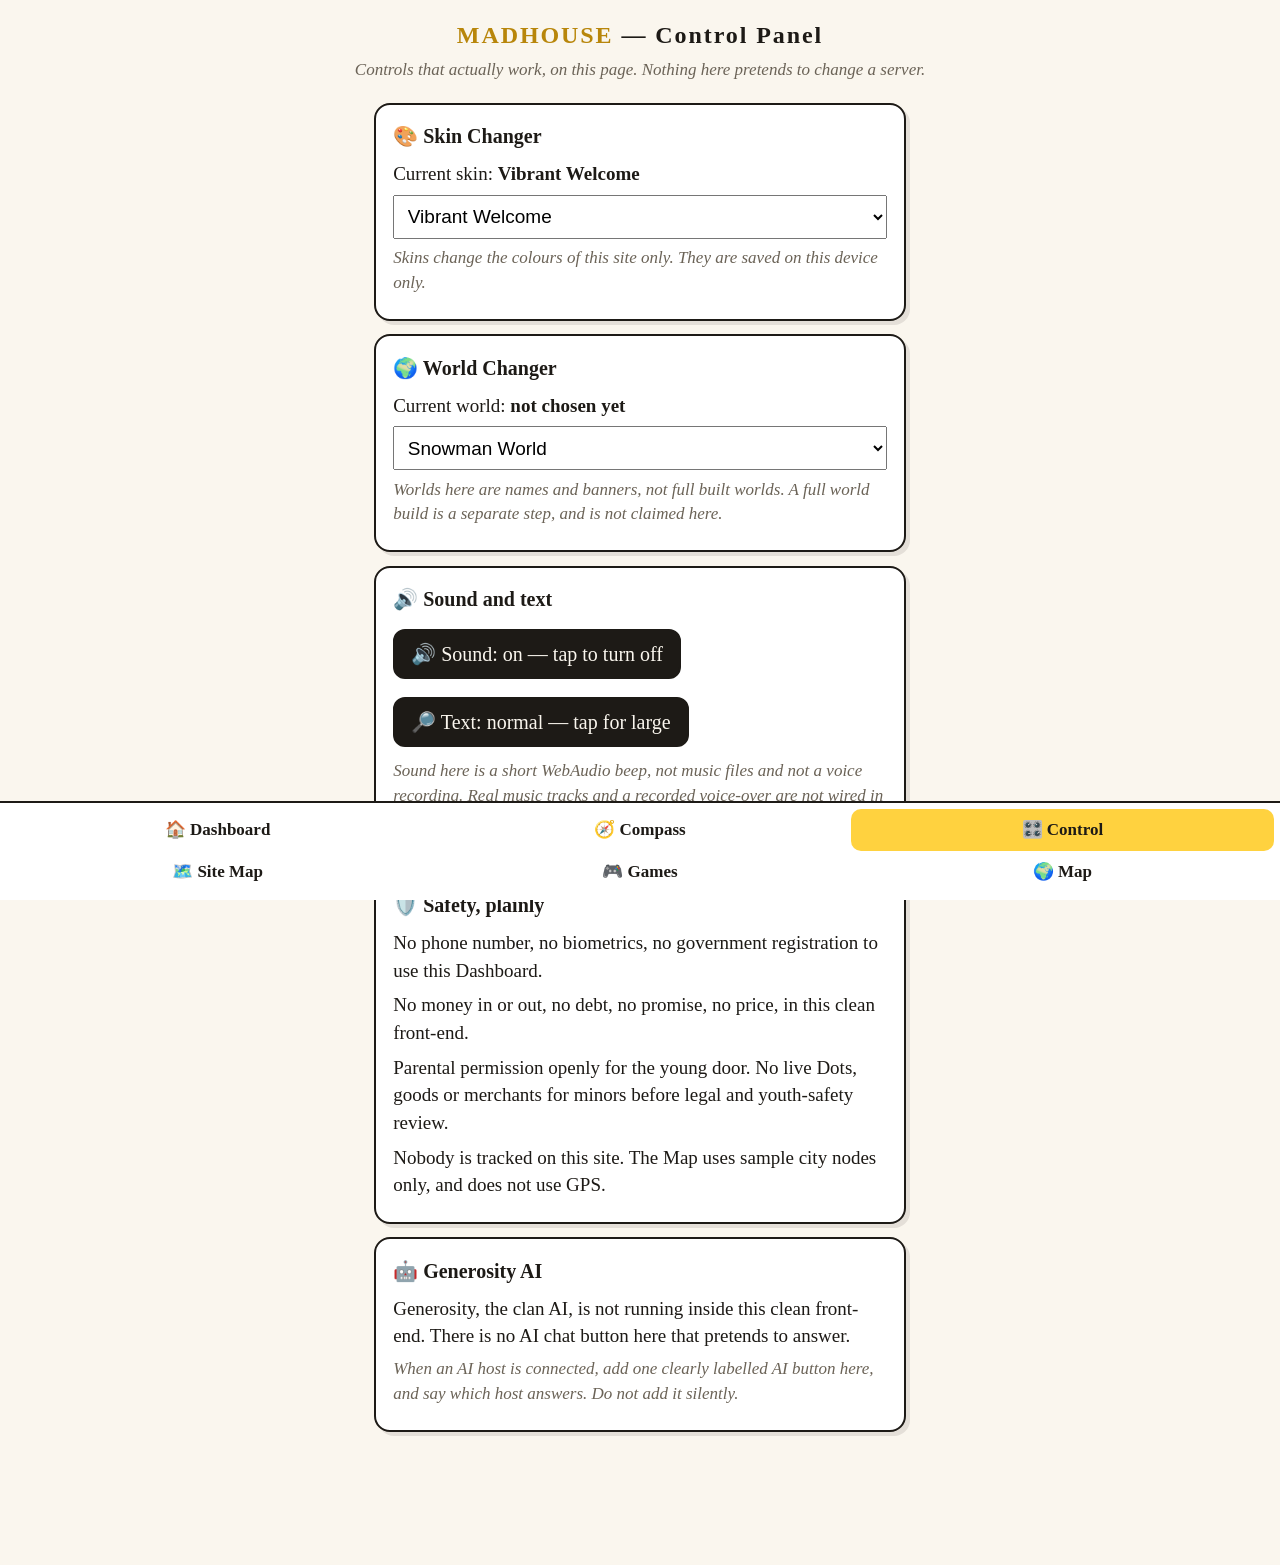
<file: telegram-clean/control.html>
<!DOCTYPE html>
<html lang="en">
<head>
<meta charset="utf-8">
<meta name="viewport" content="width=device-width, initial-scale=1, viewport-fit=cover">
<title>MADHOUSE — Control Panel</title>
<script src="https://telegram.org/js/telegram-web-app.js"></script>
<script src="app.js"></script>
<link rel="stylesheet" href="styles.css">
</head>
<body>
<header>
  <h1><span class="mad">MADHOUSE</span> — Control Panel</h1>
  <p>Controls that actually work, on this page. Nothing here pretends to change a server.</p>
</header>
<main>
  <section class="card">
    <h2>🎨 Skin Changer</h2>
    <p>Current skin: <strong><span id="skinName">Vibrant Welcome</span></strong></p>
    <select id="skinSelect" style="font-size:19px;padding:.6rem;width:100%"></select>
    <p class="note">Skins change the colours of this site only. They are saved on this device only.</p>
  </section>

  <section class="card">
    <h2>🌍 World Changer</h2>
    <p>Current world: <strong><span id="worldName">not chosen yet</span></strong></p>
    <select id="worldSelect" style="font-size:19px;padding:.6rem;width:100%"></select>
    <p class="note">Worlds here are names and banners, not full built worlds. A full world build is a separate step, and is not claimed here.</p>
  </section>

  <section class="card">
    <h2>🔊 Sound and text</h2>
    <div class="row">
      <button id="soundToggle">🔊 Sound: on</button>
      <button id="sizeToggle">🔎 Text: normal — tap for large</button>
    </div>
    <p class="note">Sound here is a short WebAudio beep, not music files and not a voice recording. Real music tracks and a recorded voice-over are not wired in yet, and are not claimed.</p>
  </section>

  <section class="card">
    <h2>🛡️ Safety, plainly</h2>
    <p>No phone number, no biometrics, no government registration to use this Dashboard.</p>
    <p>No money in or out, no debt, no promise, no price, in this clean front-end.</p>
    <p>Parental permission openly for the young door. No live Dots, goods or merchants for minors before legal and youth-safety review.</p>
    <p>Nobody is tracked on this site. The Map uses sample city nodes only, and does not use GPS.</p>
  </section>

  <section class="card">
    <h2>🤖 Generosity AI</h2>
    <p>Generosity, the clan AI, is not running inside this clean front-end. There is no AI chat button here that pretends to answer.</p>
    <p class="note">When an AI host is connected, add one clearly labelled AI button here, and say which host answers. Do not add it silently.</p>
  </section>
</main>
<nav class="bottom">
  <a href="index.html">🏠 Dashboard</a>
  <a href="compass.html">🧭 Compass</a>
  <a href="control.html" class="here">🎛️ Control</a>
  <a href="sitemap.html">🗺️ Site Map</a>
  <a href="games.html">🎮 Games</a>
  <a href="map.html">🌍 Map</a>
</nav>
</body>
</html>
</file>
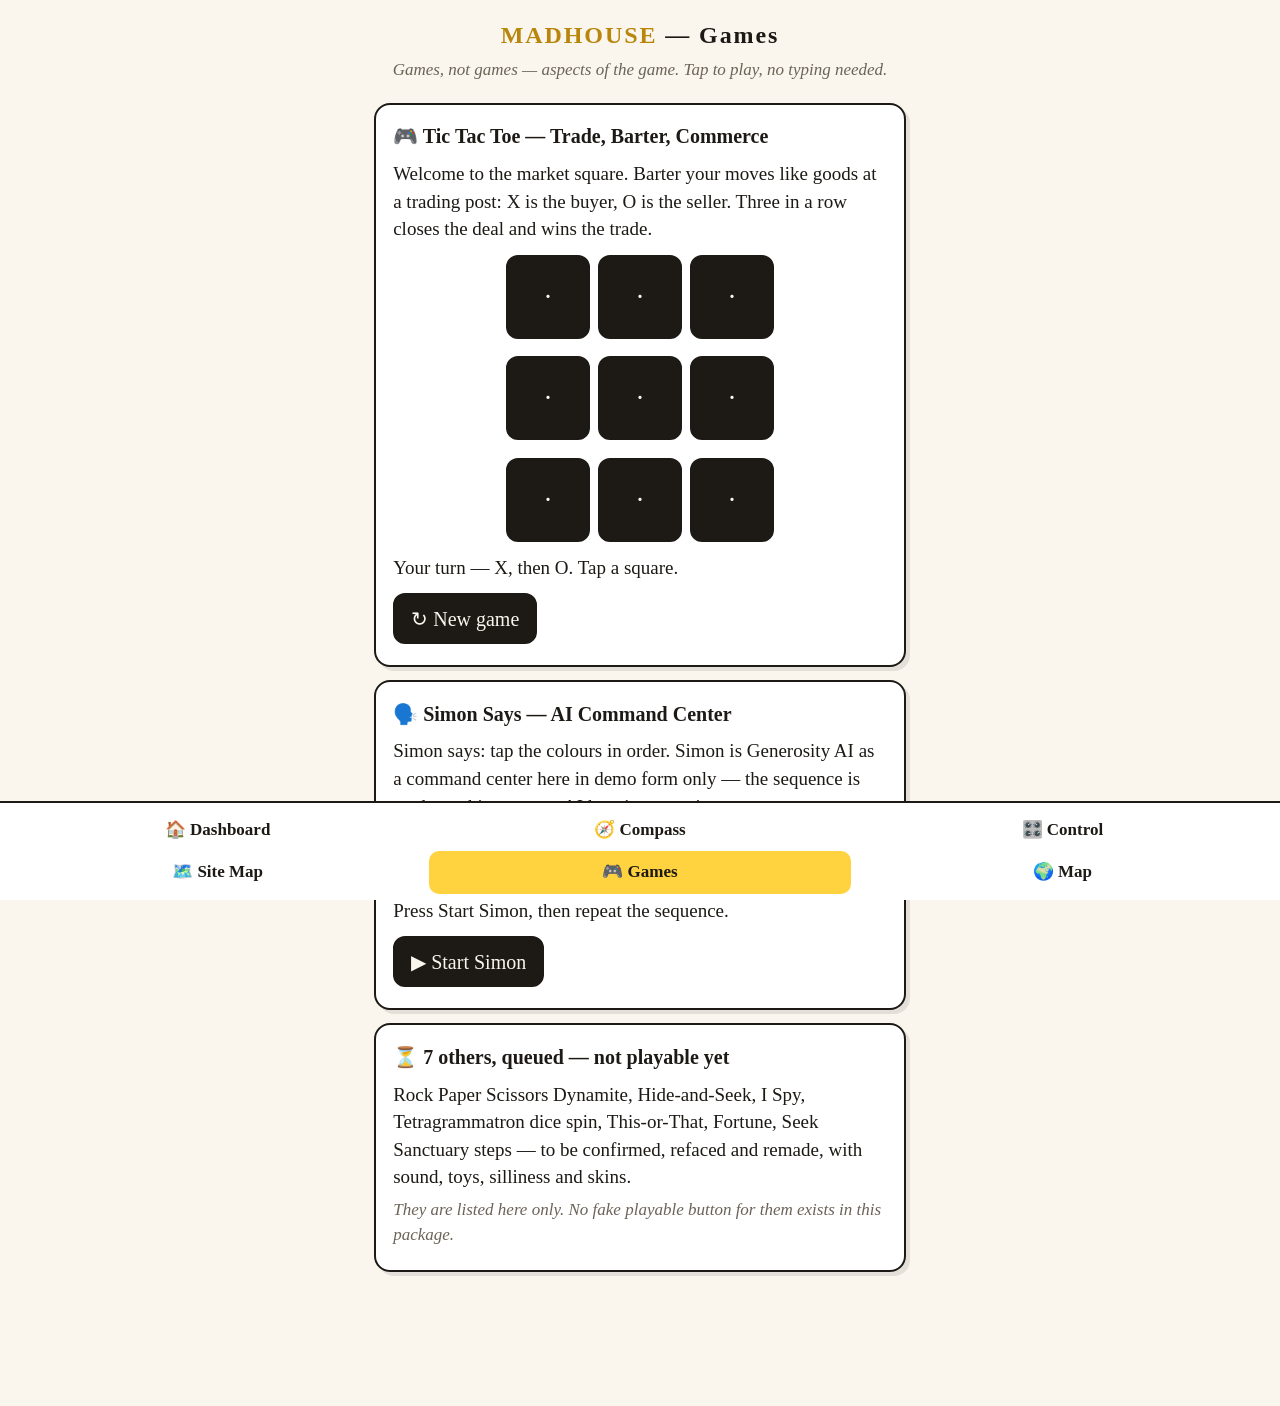
<file: telegram-clean/games.html>
<!DOCTYPE html>
<html lang="en">
<head>
<meta charset="utf-8">
<meta name="viewport" content="width=device-width, initial-scale=1, viewport-fit=cover">
<title>MADHOUSE — Games</title>
<script src="https://telegram.org/js/telegram-web-app.js"></script>
<script src="app.js"></script>
<link rel="stylesheet" href="styles.css">
</head>
<body>
<header>
  <h1><span class="mad">MADHOUSE</span> — Games</h1>
  <p>Games, not games — aspects of the game. Tap to play, no typing needed.</p>
</header>
<main>
  <section class="card">
    <h2>🎮 Tic Tac Toe — Trade, Barter, Commerce</h2>
    <p>Welcome to the market square. Barter your moves like goods at a trading post: X is the buyer, O is the seller. Three in a row closes the deal and wins the trade.</p>
    <div class="ttt" id="ttt"></div>
    <p id="tttmsg">Your turn — X, then O. Tap a square.</p>
    <button onclick="resetTTT()">↻ New game</button>
  </section>

  <section class="card">
    <h2>🗣️ Simon Says — AI Command Center</h2>
    <p>Simon says: tap the colours in order. Simon is Generosity AI as a command center here in demo form only — the sequence is made on this page, no AI host is answering.</p>
    <div class="row">
      <button onclick="simonTap('🔴')">🔴</button>
      <button onclick="simonTap('🟢')">🟢</button>
      <button onclick="simonTap('🔵')">🔵</button>
      <button onclick="simonTap('🟡')">🟡</button>
    </div>
    <p id="simonmsg">Press Start Simon, then repeat the sequence.</p>
    <button onclick="startSimon()">▶ Start Simon</button>
  </section>

  <section class="card">
    <h2>⏳ 7 others, queued — not playable yet</h2>
    <p>Rock Paper Scissors Dynamite, Hide-and-Seek, I Spy, Tetragrammatron dice spin, This-or-That, Fortune, Seek Sanctuary steps — to be confirmed, refaced and remade, with sound, toys, silliness and skins.</p>
    <p class="note">They are listed here only. No fake playable button for them exists in this package.</p>
  </section>
</main>
<nav class="bottom">
  <a href="index.html">🏠 Dashboard</a>
  <a href="compass.html">🧭 Compass</a>
  <a href="control.html">🎛️ Control</a>
  <a href="sitemap.html">🗺️ Site Map</a>
  <a href="games.html" class="here">🎮 Games</a>
  <a href="map.html">🌍 Map</a>
</nav>
<script>
(function () {
  "use strict";
  var board = Array(9).fill(""), turn = "X", over = false;
  var el = document.getElementById("ttt"), msg = document.getElementById("tttmsg");
  function winCheck() {
    var lines = [[0,1,2],[3,4,5],[6,7,8],[0,3,6],[1,4,7],[2,5,8],[0,4,8],[2,4,6]];
    for (var i = 0; i < lines.length; i++) {
      var a = lines[i];
      if (board[a[0]] && board[a[0]] === board[a[1]] && board[a[0]] === board[a[2]]) return board[a[0]];
    }
    return board.indexOf("") === -1 ? "draw" : null;
  }
  function render() {
    el.innerHTML = "";
    board.forEach(function (v, i) {
      var b = document.createElement("button");
      b.textContent = v || "·";
      b.onclick = function () {
        if (over || board[i]) return;
        board[i] = turn; b.textContent = turn; MH.beep(659);
        var w = winCheck();
        if (w === "draw") { msg.textContent = "Draw — no deal closed. Tap New game."; over = true; }
        else if (w) { msg.textContent = w + " wins — three in a row closes the deal."; over = true; MH.haptic("ok"); }
        else { turn = turn === "X" ? "O" : "X"; msg.textContent = turn + " to play — trade, barter, commerce, together."; }
      };
      el.appendChild(b);
    });
  }
  window.resetTTT = function () { board = Array(9).fill(""); turn = "X"; over = false; msg.textContent = "Your turn — X, then O. Tap a square."; render(); };
  render();

  var seq = [], user = [], playing = false;
  var smsg = document.getElementById("simonmsg");
  var colours = ["🔴", "🟢", "🔵", "🟡"];
  window.startSimon = function () {
    seq = [colours[Math.floor(Math.random() * 4)]]; user = []; playing = true;
    smsg.textContent = "Simon says: " + seq.join(" ") + " — repeat it.";
    MH.beep(784);
  };
  window.simonTap = function (c) {
    if (!playing) { smsg.textContent = "Press Start Simon first."; return; }
    user.push(c); MH.beep(659);
    if (user[user.length - 1] !== seq[user.length - 1]) {
      smsg.textContent = "Not that one — Simon resets. Press Start Simon to try again.";
      playing = false; seq = []; user = []; MH.haptic("bad"); return;
    }
    if (user.length === seq.length) {
      seq.push(colours[Math.floor(Math.random() * 4)]); user = [];
      smsg.textContent = "Right. Simon adds one. Simon says: " + seq.join(" ");
      MH.haptic("ok");
    } else {
      smsg.textContent = "So far, so good — keep going.";
    }
  };
})();
</script>
</body>
</html>
</file>
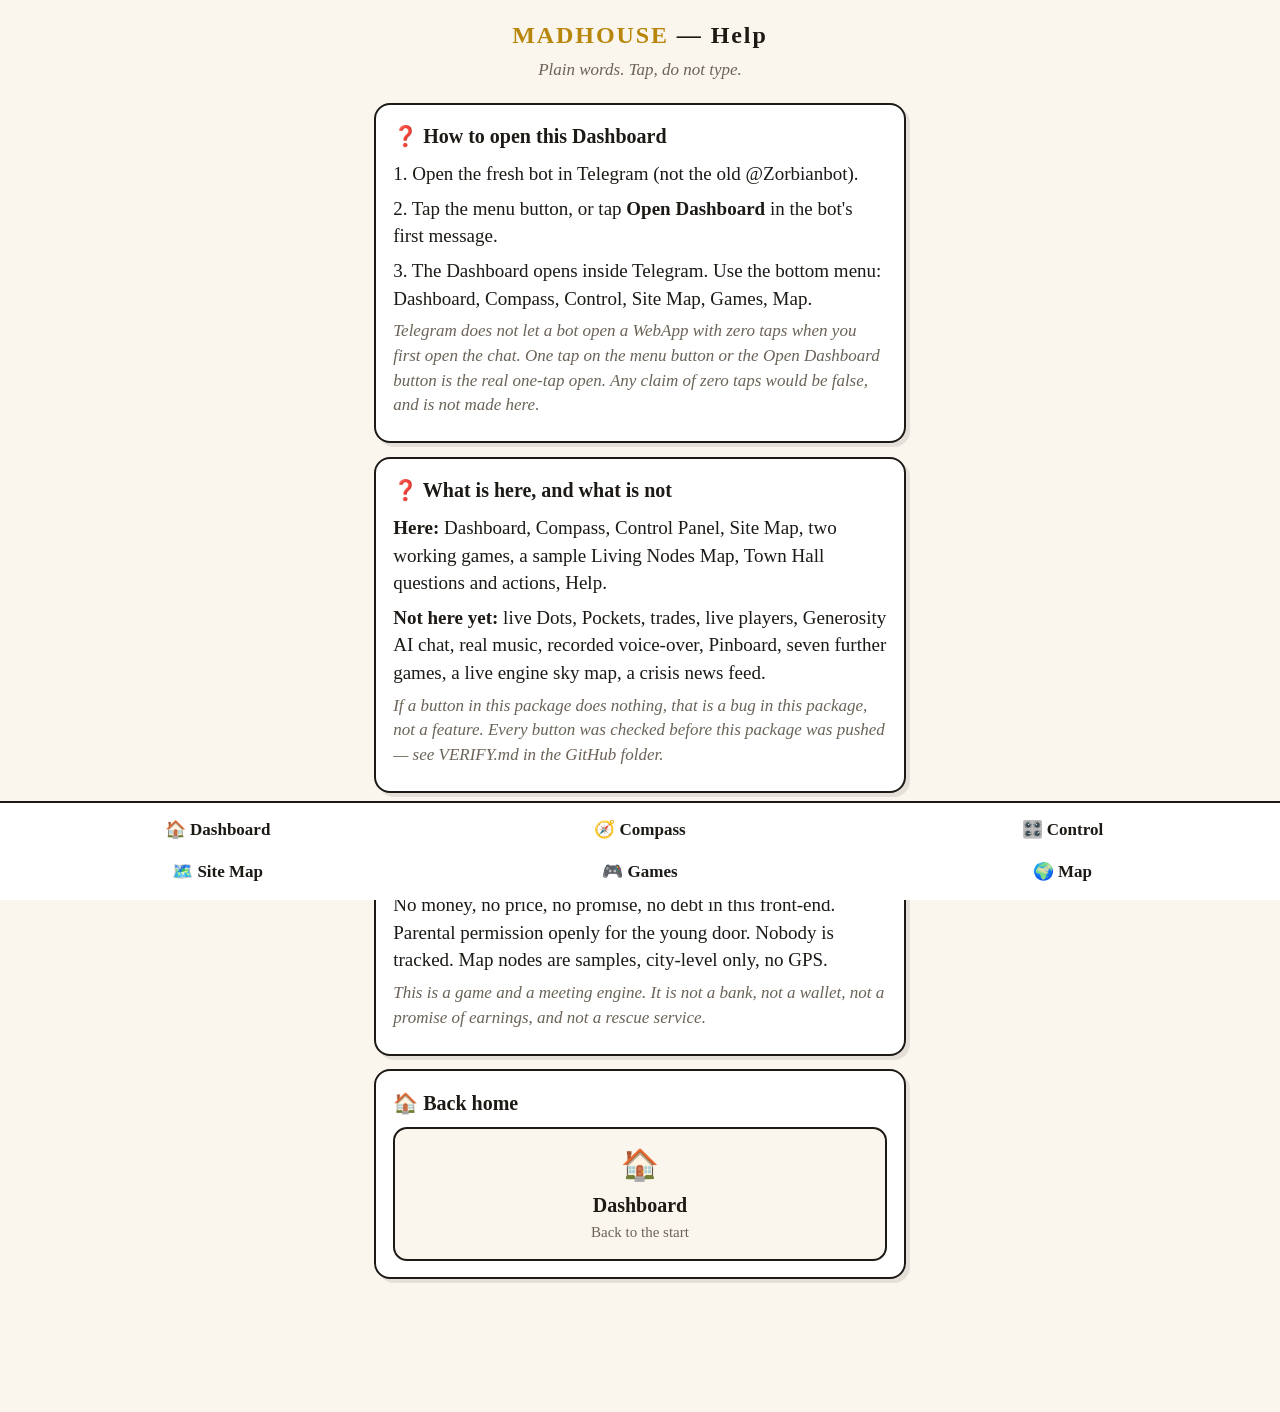
<file: telegram-clean/help.html>
<!DOCTYPE html>
<html lang="en">
<head>
<meta charset="utf-8">
<meta name="viewport" content="width=device-width, initial-scale=1, viewport-fit=cover">
<title>MADHOUSE — Help</title>
<script src="https://telegram.org/js/telegram-web-app.js"></script>
<script src="app.js"></script>
<link rel="stylesheet" href="styles.css">
</head>
<body>
<header>
  <h1><span class="mad">MADHOUSE</span> — Help</h1>
  <p>Plain words. Tap, do not type.</p>
</header>
<main>
  <section class="card">
    <h2>❓ How to open this Dashboard</h2>
    <p>1. Open the fresh bot in Telegram (not the old @Zorbianbot).</p>
    <p>2. Tap the menu button, or tap <strong>Open Dashboard</strong> in the bot's first message.</p>
    <p>3. The Dashboard opens inside Telegram. Use the bottom menu: Dashboard, Compass, Control, Site Map, Games, Map.</p>
    <p class="note">Telegram does not let a bot open a WebApp with zero taps when you first open the chat. One tap on the menu button or the Open Dashboard button is the real one-tap open. Any claim of zero taps would be false, and is not made here.</p>
  </section>

  <section class="card">
    <h2>❓ What is here, and what is not</h2>
    <p><strong>Here:</strong> Dashboard, Compass, Control Panel, Site Map, two working games, a sample Living Nodes Map, Town Hall questions and actions, Help.</p>
    <p><strong>Not here yet:</strong> live Dots, Pockets, trades, live players, Generosity AI chat, real music, recorded voice-over, Pinboard, seven further games, a live engine sky map, a crisis news feed.</p>
    <p class="note">If a button in this package does nothing, that is a bug in this package, not a feature. Every button was checked before this package was pushed — see VERIFY.md in the GitHub folder.</p>
  </section>

  <section class="card">
    <h2>❓ Safety</h2>
    <p>No phone number, no biometrics, no government registration. No money, no price, no promise, no debt in this front-end. Parental permission openly for the young door. Nobody is tracked. Map nodes are samples, city-level only, no GPS.</p>
    <p class="note">This is a game and a meeting engine. It is not a bank, not a wallet, not a promise of earnings, and not a rescue service.</p>
  </section>

  <section class="card">
    <h2>🏠 Back home</h2>
    <a class="tile" href="index.html">🏠<span>Dashboard</span><em>Back to the start</em></a>
  </section>
</main>
<nav class="bottom">
  <a href="index.html">🏠 Dashboard</a>
  <a href="compass.html">🧭 Compass</a>
  <a href="control.html">🎛️ Control</a>
  <a href="sitemap.html">🗺️ Site Map</a>
  <a href="games.html">🎮 Games</a>
  <a href="map.html">🌍 Map</a>
</nav>
</body>
</html>
</file>
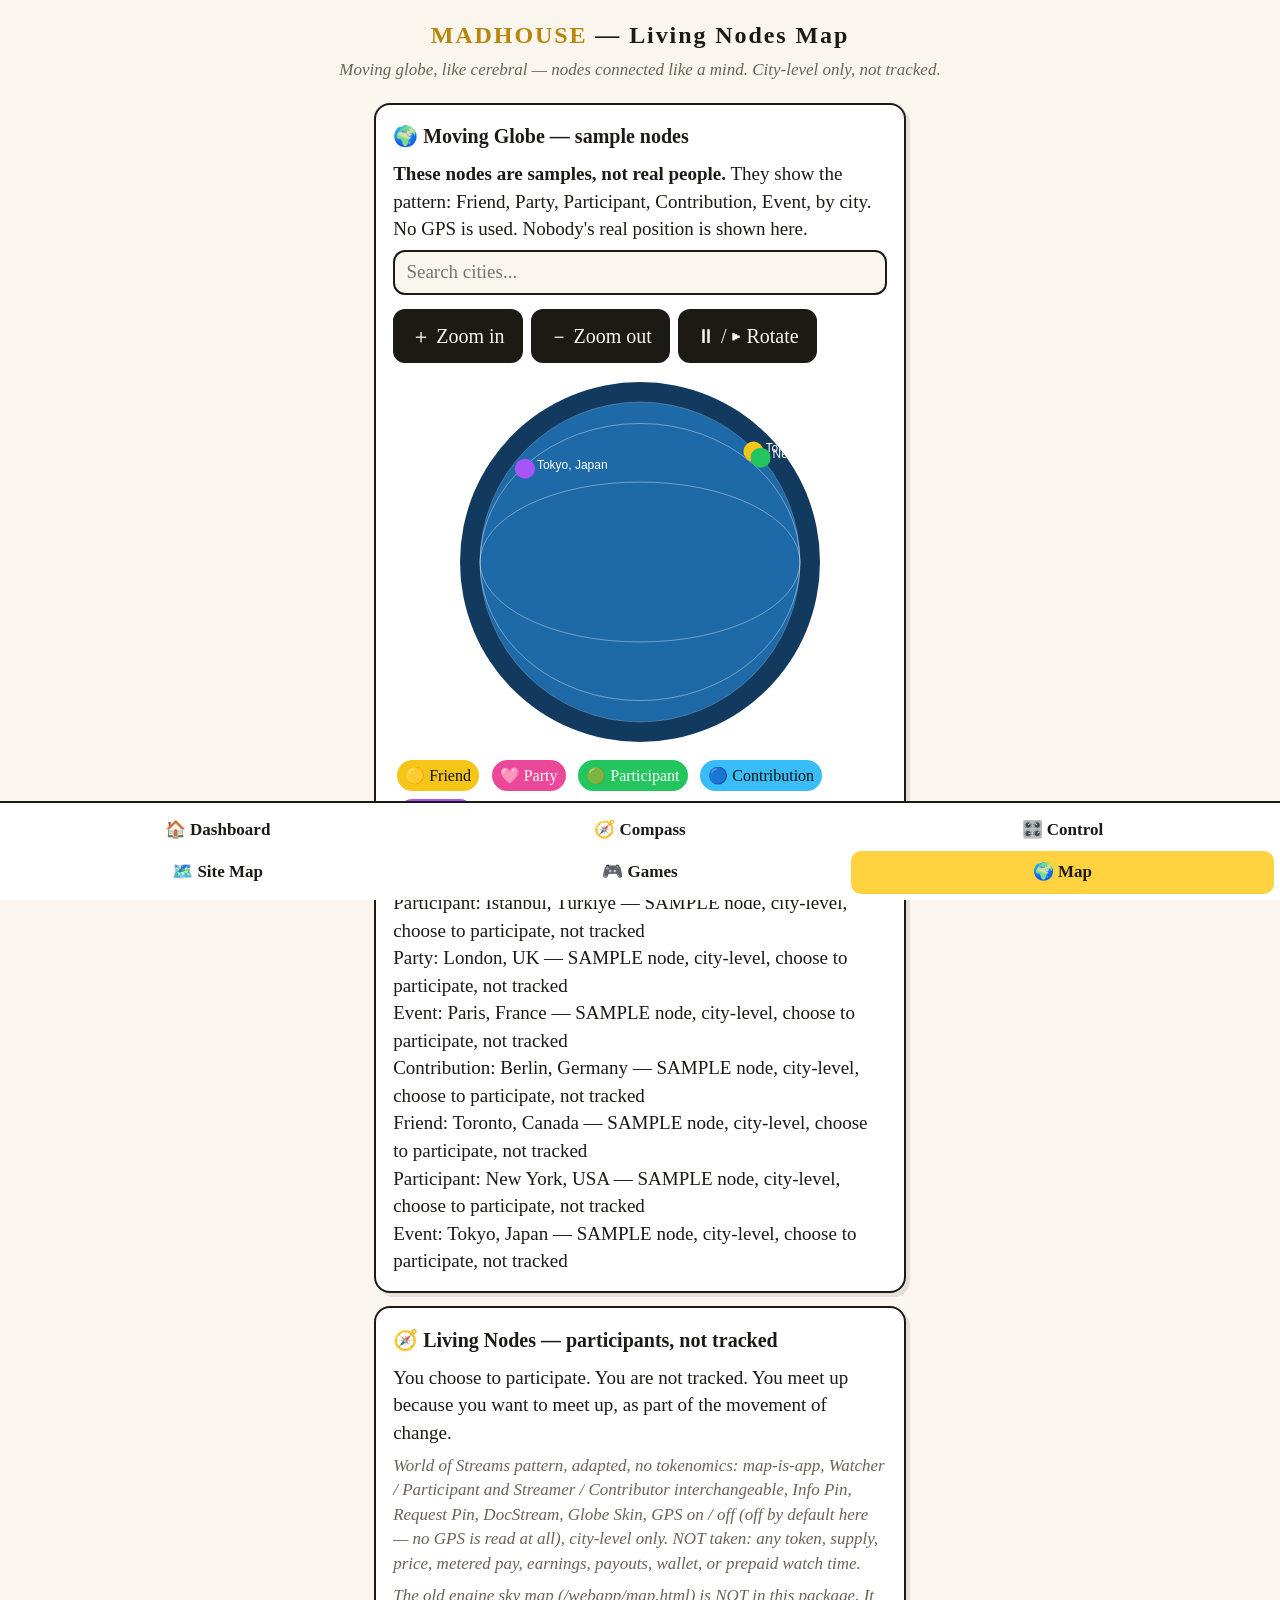
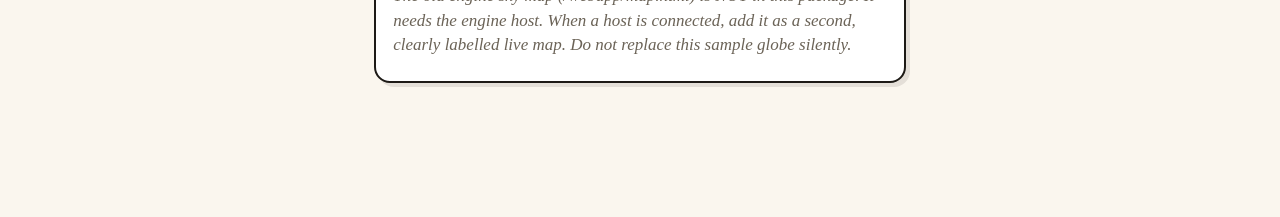
<file: telegram-clean/map.html>
<!DOCTYPE html>
<html lang="en">
<head>
<meta charset="utf-8">
<meta name="viewport" content="width=device-width, initial-scale=1, viewport-fit=cover">
<title>MADHOUSE — Living Nodes Map</title>
<script src="https://telegram.org/js/telegram-web-app.js"></script>
<script src="app.js"></script>
<link rel="stylesheet" href="styles.css">
</head>
<body>
<header>
  <h1><span class="mad">MADHOUSE</span> — Living Nodes Map</h1>
  <p>Moving globe, like cerebral — nodes connected like a mind. City-level only, not tracked.</p>
</header>
<main>
  <section class="card">
    <h2>🌍 Moving Globe — sample nodes</h2>
    <p class="warn"><strong>These nodes are samples, not real people.</strong> They show the pattern: Friend, Party, Participant, Contribution, Event, by city. No GPS is used. Nobody's real position is shown here.</p>
    <input id="search" type="text" placeholder="Search cities..." oninput="filterCities(this.value)">
    <div class="row">
      <button onclick="zoomMap(1.2)">＋ Zoom in</button>
      <button onclick="zoomMap(0.83)">－ Zoom out</button>
      <button onclick="toggleRotate()">⏸ / ▶ Rotate</button>
    </div>
    <canvas id="globe" width="360" height="360"></canvas>
    <div class="legend">
      <span style="background:#f5c518;color:#111">🟡 Friend</span>
      <span style="background:#ec4899;color:#fff">🩷 Party</span>
      <span style="background:#22c55e;color:#fff">🟢 Participant</span>
      <span style="background:#38bdf8;color:#111">🔵 Contribution</span>
      <span style="background:#a855f7;color:#fff">🟣 Event</span>
    </div>
    <div id="list"></div>
  </section>

  <section class="card">
    <h2>🧭 Living Nodes — participants, not tracked</h2>
    <p>You choose to participate. You are not tracked. You meet up because you want to meet up, as part of the movement of change.</p>
    <p class="note">World of Streams pattern, adapted, no tokenomics: map-is-app, Watcher / Participant and Streamer / Contributor interchangeable, Info Pin, Request Pin, DocStream, Globe Skin, GPS on / off (off by default here — no GPS is read at all), city-level only. NOT taken: any token, supply, price, metered pay, earnings, payouts, wallet, or prepaid watch time.</p>
    <p class="note">The old engine sky map (/webapp/map.html) is NOT in this package. It needs the engine host. When a host is connected, add it as a second, clearly labelled live map. Do not replace this sample globe silently.</p>
  </section>
</main>
<nav class="bottom">
  <a href="index.html">🏠 Dashboard</a>
  <a href="compass.html">🧭 Compass</a>
  <a href="control.html">🎛️ Control</a>
  <a href="sitemap.html">🗺️ Site Map</a>
  <a href="games.html">🎮 Games</a>
  <a href="map.html" class="here">🌍 Map</a>
</nav>
<script>
(function () {
  "use strict";
  var nodes = [
    {name: "Kaş, Türkiye", lat: 36.2, lon: 29.64, type: "Friend", color: "#f5c518"},
    {name: "Istanbul, Türkiye", lat: 41.0, lon: 28.98, type: "Participant", color: "#22c55e"},
    {name: "London, UK", lat: 51.5, lon: -0.12, type: "Party", color: "#ec4899"},
    {name: "Paris, France", lat: 48.85, lon: 2.35, type: "Event", color: "#a855f7"},
    {name: "Berlin, Germany", lat: 52.52, lon: 13.4, type: "Contribution", color: "#38bdf8"},
    {name: "Toronto, Canada", lat: 43.65, lon: -79.38, type: "Friend", color: "#f5c518"},
    {name: "New York, USA", lat: 40.71, lon: -74.0, type: "Participant", color: "#22c55e"},
    {name: "Tokyo, Japan", lat: 35.68, lon: 139.69, type: "Event", color: "#a855f7"}
  ];
  var rot = 0, rotSpeed = 0.2, zoom = 1, filter = "";
  window.filterCities = function (v) { filter = v.toLowerCase(); renderList(); };
  window.zoomMap = function (f) { zoom = Math.max(0.6, Math.min(2.2, zoom * f)); };
  window.toggleRotate = function () { rotSpeed = rotSpeed ? 0 : 0.2; };
  function renderList() {
    document.getElementById("list").innerHTML = nodes.filter(function (n) {
      return n.name.toLowerCase().includes(filter);
    }).map(function (n) {
      return "<div>" + n.type + ": " + n.name + " — SAMPLE node, city-level, choose to participate, not tracked</div>";
    }).join("");
  }
  var c = document.getElementById("globe"), ctx = c.getContext("2d");
  function draw() {
    rot += rotSpeed; ctx.clearRect(0, 0, 360, 360);
    var cx = 180, cy = 180, R = 160 * zoom;
    ctx.beginPath(); ctx.arc(cx, cy, R, 0, Math.PI * 2); ctx.fillStyle = "#1e6aa8"; ctx.fill();
    ctx.strokeStyle = "rgba(255,255,255,.2)";
    for (var i = -60; i <= 60; i += 30) {
      ctx.beginPath(); ctx.ellipse(cx, cy, R, R * Math.cos(i * Math.PI / 180), 0, 0, Math.PI * 2); ctx.stroke();
    }
    nodes.forEach(function (n) {
      var lon = n.lon + rot * 10;
      var phi = n.lat * Math.PI / 180, lam = lon * Math.PI / 180;
      var x = cx + R * Math.cos(phi) * Math.sin(lam), y = cy - R * Math.sin(phi);
      var visible = Math.cos(phi) * Math.cos(lam) > 0;
      if (visible && n.name.toLowerCase().includes(filter)) {
        ctx.beginPath(); ctx.arc(x, y, 10, 0, Math.PI * 2); ctx.fillStyle = n.color; ctx.fill();
        ctx.fillStyle = "#fff"; ctx.font = "12px sans-serif"; ctx.fillText(n.name, x + 12, y);
      }
    });
    requestAnimationFrame(draw);
  }
  renderList(); draw();
})();
</script>
</body>
</html>
</file>
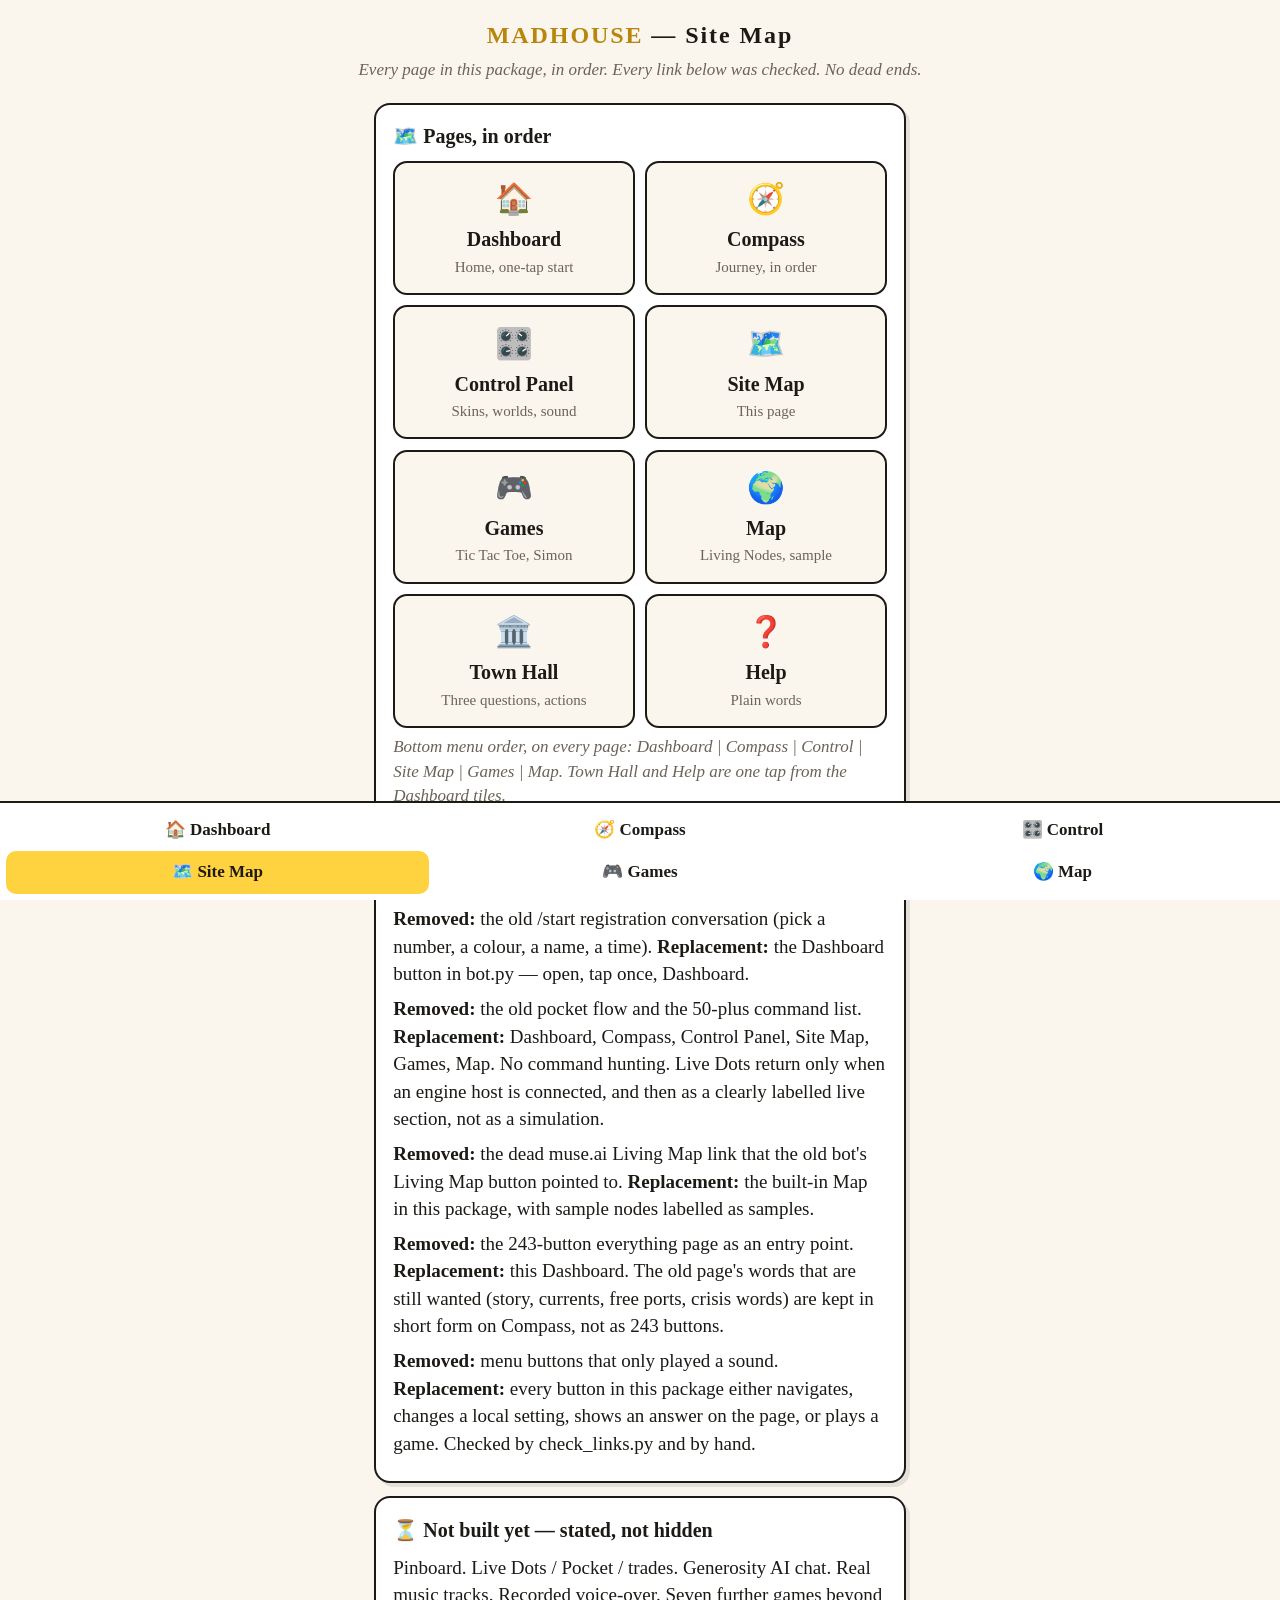
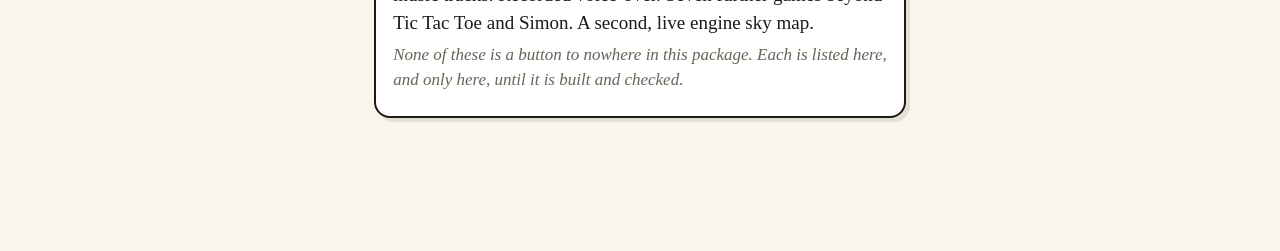
<file: telegram-clean/sitemap.html>
<!DOCTYPE html>
<html lang="en">
<head>
<meta charset="utf-8">
<meta name="viewport" content="width=device-width, initial-scale=1, viewport-fit=cover">
<title>MADHOUSE — Site Map</title>
<script src="https://telegram.org/js/telegram-web-app.js"></script>
<script src="app.js"></script>
<link rel="stylesheet" href="styles.css">
</head>
<body>
<header>
  <h1><span class="mad">MADHOUSE</span> — Site Map</h1>
  <p>Every page in this package, in order. Every link below was checked. No dead ends.</p>
</header>
<main>
  <section class="card">
    <h2>🗺️ Pages, in order</h2>
    <div class="grid">
      <a class="tile" href="index.html">🏠<span>Dashboard</span><em>Home, one-tap start</em></a>
      <a class="tile" href="compass.html">🧭<span>Compass</span><em>Journey, in order</em></a>
      <a class="tile" href="control.html">🎛️<span>Control Panel</span><em>Skins, worlds, sound</em></a>
      <a class="tile" href="sitemap.html">🗺️<span>Site Map</span><em>This page</em></a>
      <a class="tile" href="games.html">🎮<span>Games</span><em>Tic Tac Toe, Simon</em></a>
      <a class="tile" href="map.html">🌍<span>Map</span><em>Living Nodes, sample</em></a>
      <a class="tile" href="townhall.html">🏛️<span>Town Hall</span><em>Three questions, actions</em></a>
      <a class="tile" href="help.html">❓<span>Help</span><em>Plain words</em></a>
    </div>
    <p class="note">Bottom menu order, on every page: Dashboard | Compass | Control | Site Map | Games | Map. Town Hall and Help are one tap from the Dashboard tiles.</p>
  </section>

  <section class="card">
    <h2>✂️ Removed on purpose — with replacement</h2>
    <p><strong>Removed:</strong> the old /start registration conversation (pick a number, a colour, a name, a time). <strong>Replacement:</strong> the Dashboard button in bot.py — open, tap once, Dashboard.</p>
    <p><strong>Removed:</strong> the old pocket flow and the 50-plus command list. <strong>Replacement:</strong> Dashboard, Compass, Control Panel, Site Map, Games, Map. No command hunting. Live Dots return only when an engine host is connected, and then as a clearly labelled live section, not as a simulation.</p>
    <p><strong>Removed:</strong> the dead muse.ai Living Map link that the old bot's Living Map button pointed to. <strong>Replacement:</strong> the built-in Map in this package, with sample nodes labelled as samples.</p>
    <p><strong>Removed:</strong> the 243-button everything page as an entry point. <strong>Replacement:</strong> this Dashboard. The old page's words that are still wanted (story, currents, free ports, crisis words) are kept in short form on Compass, not as 243 buttons.</p>
    <p><strong>Removed:</strong> menu buttons that only played a sound. <strong>Replacement:</strong> every button in this package either navigates, changes a local setting, shows an answer on the page, or plays a game. Checked by check_links.py and by hand.</p>
  </section>

  <section class="card">
    <h2>⏳ Not built yet — stated, not hidden</h2>
    <p>Pinboard. Live Dots / Pocket / trades. Generosity AI chat. Real music tracks. Recorded voice-over. Seven further games beyond Tic Tac Toe and Simon. A second, live engine sky map.</p>
    <p class="note">None of these is a button to nowhere in this package. Each is listed here, and only here, until it is built and checked.</p>
  </section>
</main>
<nav class="bottom">
  <a href="index.html">🏠 Dashboard</a>
  <a href="compass.html">🧭 Compass</a>
  <a href="control.html">🎛️ Control</a>
  <a href="sitemap.html" class="here">🗺️ Site Map</a>
  <a href="games.html">🎮 Games</a>
  <a href="map.html">🌍 Map</a>
</nav>
</body>
</html>
</file>
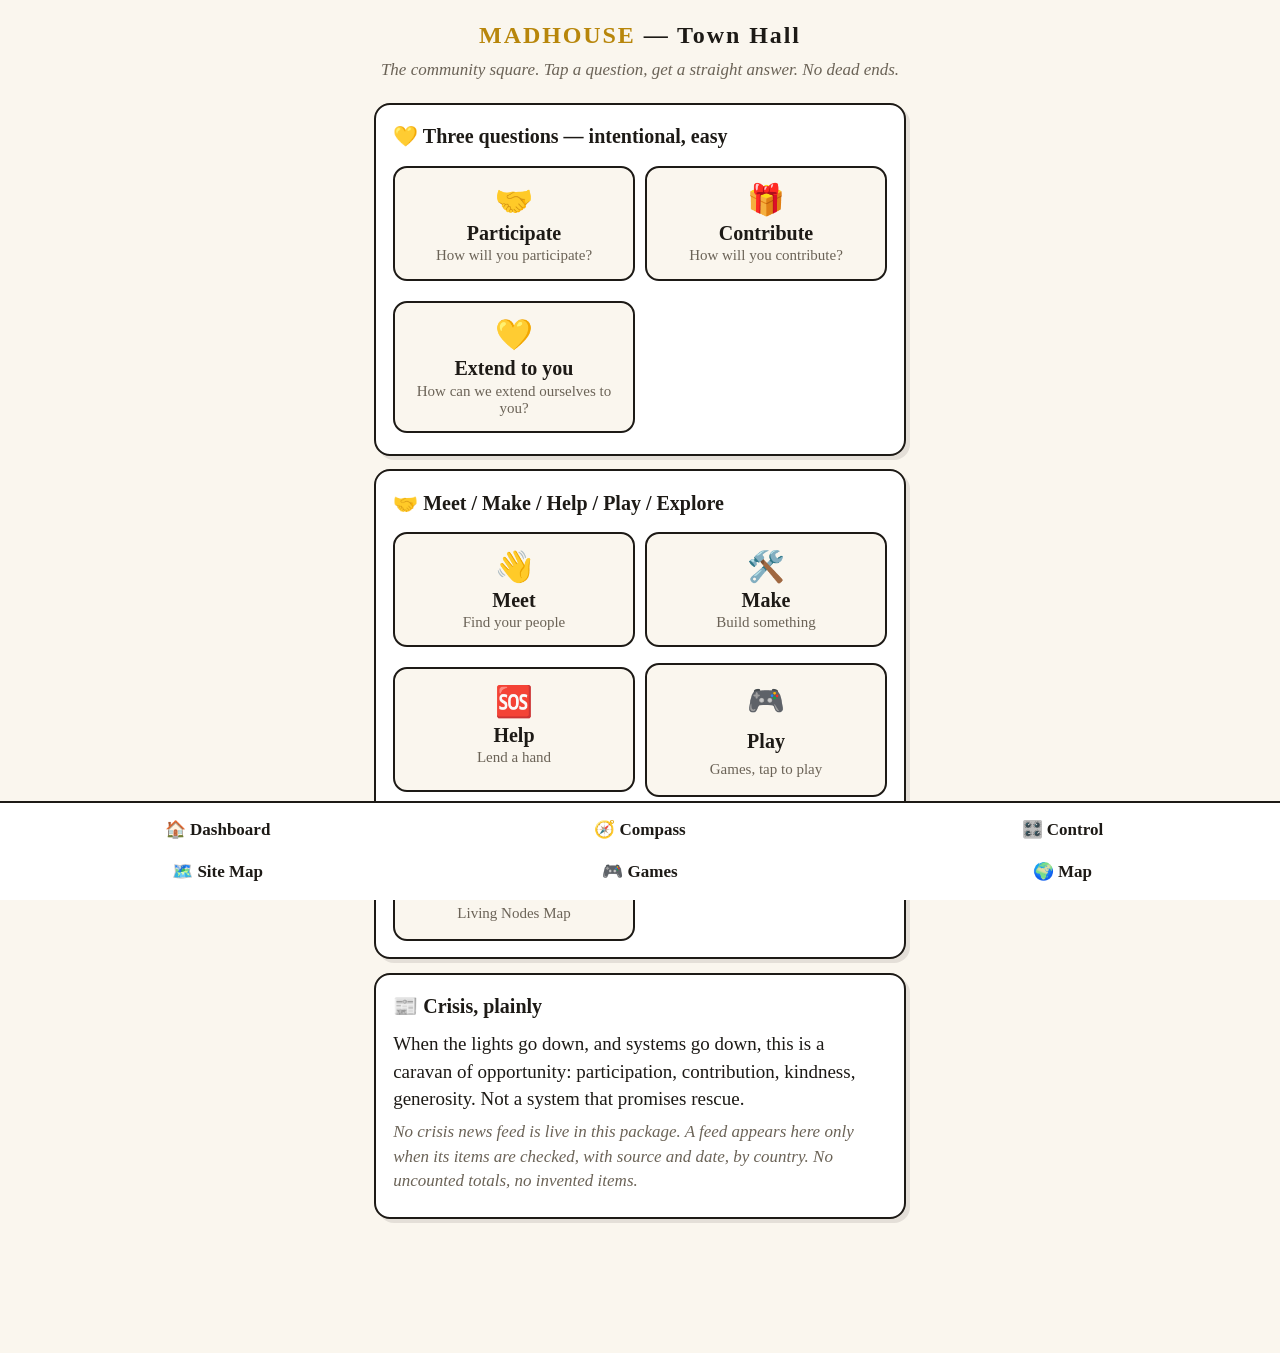
<file: telegram-clean/townhall.html>
<!DOCTYPE html>
<html lang="en">
<head>
<meta charset="utf-8">
<meta name="viewport" content="width=device-width, initial-scale=1, viewport-fit=cover">
<title>MADHOUSE — Town Hall</title>
<script src="https://telegram.org/js/telegram-web-app.js"></script>
<script src="app.js"></script>
<link rel="stylesheet" href="styles.css">
</head>
<body>
<header>
  <h1><span class="mad">MADHOUSE</span> — Town Hall</h1>
  <p>The community square. Tap a question, get a straight answer. No dead ends.</p>
</header>
<main>
  <section class="card">
    <h2>💛 Three questions — intentional, easy</h2>
    <div class="grid">
      <button class="tile" onclick="MH.showAnswer('hallAnswer','<strong>Participate:</strong> hang out, play, join a town hall. Start with Games, or the Map. No form, no fee.')">🤝<span>Participate</span><em>How will you participate?</em></button>
      <button class="tile" onclick="MH.showAnswer('hallAnswer','<strong>Contribute:</strong> what you bring, what you can help with. A skill, a story, a song, a hand, a place to meet. Say it here in your own words when a live Town Hall host is connected — this page does not send it anywhere yet.')">🎁<span>Contribute</span><em>How will you contribute?</em></button>
      <button class="tile" onclick="MH.showAnswer('hallAnswer','<strong>Extend to you:</strong> food, water, shelter, clothing, medicine, safety, friendship — held by the community. This page does not promise any of these yet. It names what the community is for.')">💛<span>Extend to you</span><em>How can we extend ourselves to you?</em></button>
    </div>
    <div id="hallAnswer" class="answer" style="display:none"></div>
  </section>

  <section class="card">
    <h2>🤝 Meet / Make / Help / Play / Explore</h2>
    <div class="grid">
      <button class="tile" onclick="MH.showAnswer('hallAnswer','<strong>Meet:</strong> find your people. Say hello, join a circle, make a friend. Live meeting needs a host — this page shows the step, it does not fake a live room.')">👋<span>Meet</span><em>Find your people</em></button>
      <button class="tile" onclick="MH.showAnswer('hallAnswer','<strong>Make:</strong> build something, a world, a picture, a game, a story. Start with a skin or a world on the Control Panel.')">🛠️<span>Make</span><em>Build something</em></button>
      <button class="tile" onclick="MH.showAnswer('hallAnswer','<strong>Help:</strong> lend a hand. Help each other is the whole test. Live help matching needs a host — this page does not fake it.')">🆘<span>Help</span><em>Lend a hand</em></button>
      <a class="tile" href="games.html">🎮<span>Play</span><em>Games, tap to play</em></a>
      <a class="tile" href="map.html">🌍<span>Explore</span><em>Living Nodes Map</em></a>
    </div>
  </section>

  <section class="card">
    <h2>📰 Crisis, plainly</h2>
    <p>When the lights go down, and systems go down, this is a caravan of opportunity: participation, contribution, kindness, generosity. Not a system that promises rescue.</p>
    <p class="note">No crisis news feed is live in this package. A feed appears here only when its items are checked, with source and date, by country. No uncounted totals, no invented items.</p>
  </section>
</main>
<nav class="bottom">
  <a href="index.html">🏠 Dashboard</a>
  <a href="compass.html">🧭 Compass</a>
  <a href="control.html">🎛️ Control</a>
  <a href="sitemap.html">🗺️ Site Map</a>
  <a href="games.html">🎮 Games</a>
  <a href="map.html">🌍 Map</a>
</nav>
</body>
</html>
</file>
<file: telegram-clean/styles.css>
/* MADHOUSE Telegram Clean — phone-first, tap not type.
   No external fonts, no external images, no tracking.
   Base type 19px, buttons 20px+, one big action per card. */
:root{
  --bg:#faf6ee; --ink:#1d1a16; --hint:#6b6357; --card:#ffffff;
  --gold:#ffd23f; --teal:#0f6f6a; --red:#c8321e;
  --accent:#1d1a16; --accent-ink:#faf6ee;
}
*{box-sizing:border-box}
body{font-family:Georgia,serif;background:var(--bg);color:var(--ink);
  margin:0;padding:0 0 7.5rem;font-size:19px;line-height:1.45;
  -webkit-font-smoothing:antialiased}
header{text-align:center;padding:1.1rem 1rem .4rem}
header h1{margin:0;letter-spacing:.08em;font-size:1.5rem}
header h1 .mad{color:#b8860b}
header p{font-style:italic;color:var(--hint);margin:.35rem 0 0;font-size:17px}
main{max-width:560px;margin:0 auto;padding:0 .9rem}
.card{background:var(--card);border:2px solid var(--ink);border-radius:16px;
  margin:.85rem 0;padding:1rem 1.05rem;box-shadow:4px 4px 0 rgba(29,26,22,.10)}
.card h2{margin:.1rem 0 .55rem;font-size:1.25rem}
.card p{margin:.45rem 0}
.note{font-size:17px;color:var(--hint);font-style:italic}
.warn{border-color:var(--red)}
.ok{color:var(--teal);font-weight:bold}
.grid{display:grid;grid-template-columns:1fr 1fr;gap:.65rem;margin-top:.6rem}
a.tile,button.tile,button.big{display:flex;flex-direction:column;align-items:center;
  text-align:center;background:var(--bg);border:2px solid var(--ink);border-radius:14px;
  padding:.9rem .4rem;text-decoration:none;color:var(--ink);font-size:1.9rem;
  font-family:inherit;cursor:pointer;width:100%}
a.tile span,button.tile span,button.big span{font-size:20px;font-weight:bold;margin-top:.25rem}
a.tile em,button.tile em{font-style:normal;font-size:15px;color:var(--hint);margin-top:.15rem}
button.big,button{font-family:inherit;font-size:20px;background:var(--accent);
  color:var(--accent-ink);border:2px solid var(--ink);border-radius:12px;
  padding:.7rem 1rem;cursor:pointer;margin:.3rem 0}
button.ghost{background:transparent;color:var(--ink)}
button:disabled{opacity:.45;cursor:not-allowed}
button.tile{background:var(--bg);color:var(--ink)}
.row{display:flex;gap:.5rem;flex-wrap:wrap;margin-top:.6rem}
.answer{background:#fff8d6;border:2px solid var(--ink);border-radius:12px;
  padding:.8rem;margin-top:.7rem;font-size:19px}
input[type=text]{font-family:inherit;font-size:19px;padding:.6rem .7rem;
  border:2px solid var(--ink);border-radius:12px;background:var(--bg);color:var(--ink);width:100%}
nav.bottom{position:fixed;left:0;right:0;bottom:0;display:flex;flex-wrap:wrap;
  background:var(--card);border-top:2px solid var(--ink);
  padding:.4rem .4rem calc(.4rem + env(safe-area-inset-bottom));z-index:10}
nav.bottom a{flex:1 1 30%;text-align:center;text-decoration:none;color:var(--ink);
  font-size:17px;font-weight:bold;padding:.55rem .2rem;border-radius:10px}
nav.bottom a.here{background:var(--gold)}
.banner{font-size:1.4rem;text-align:center;padding:.7rem;border:2px solid var(--ink);
  border-radius:12px;background:var(--bg);margin:.6rem 0}
#globe{background:#123a5e;border-radius:50%;display:block;margin:14px auto}
.legend span{padding:4px 8px;border-radius:999px;margin:4px;display:inline-block;font-size:16px}
.ttt{display:grid;grid-template-columns:repeat(3,84px);gap:8px;justify-content:center}
.ttt button{font-size:28px;height:84px;padding:0}
</file>
